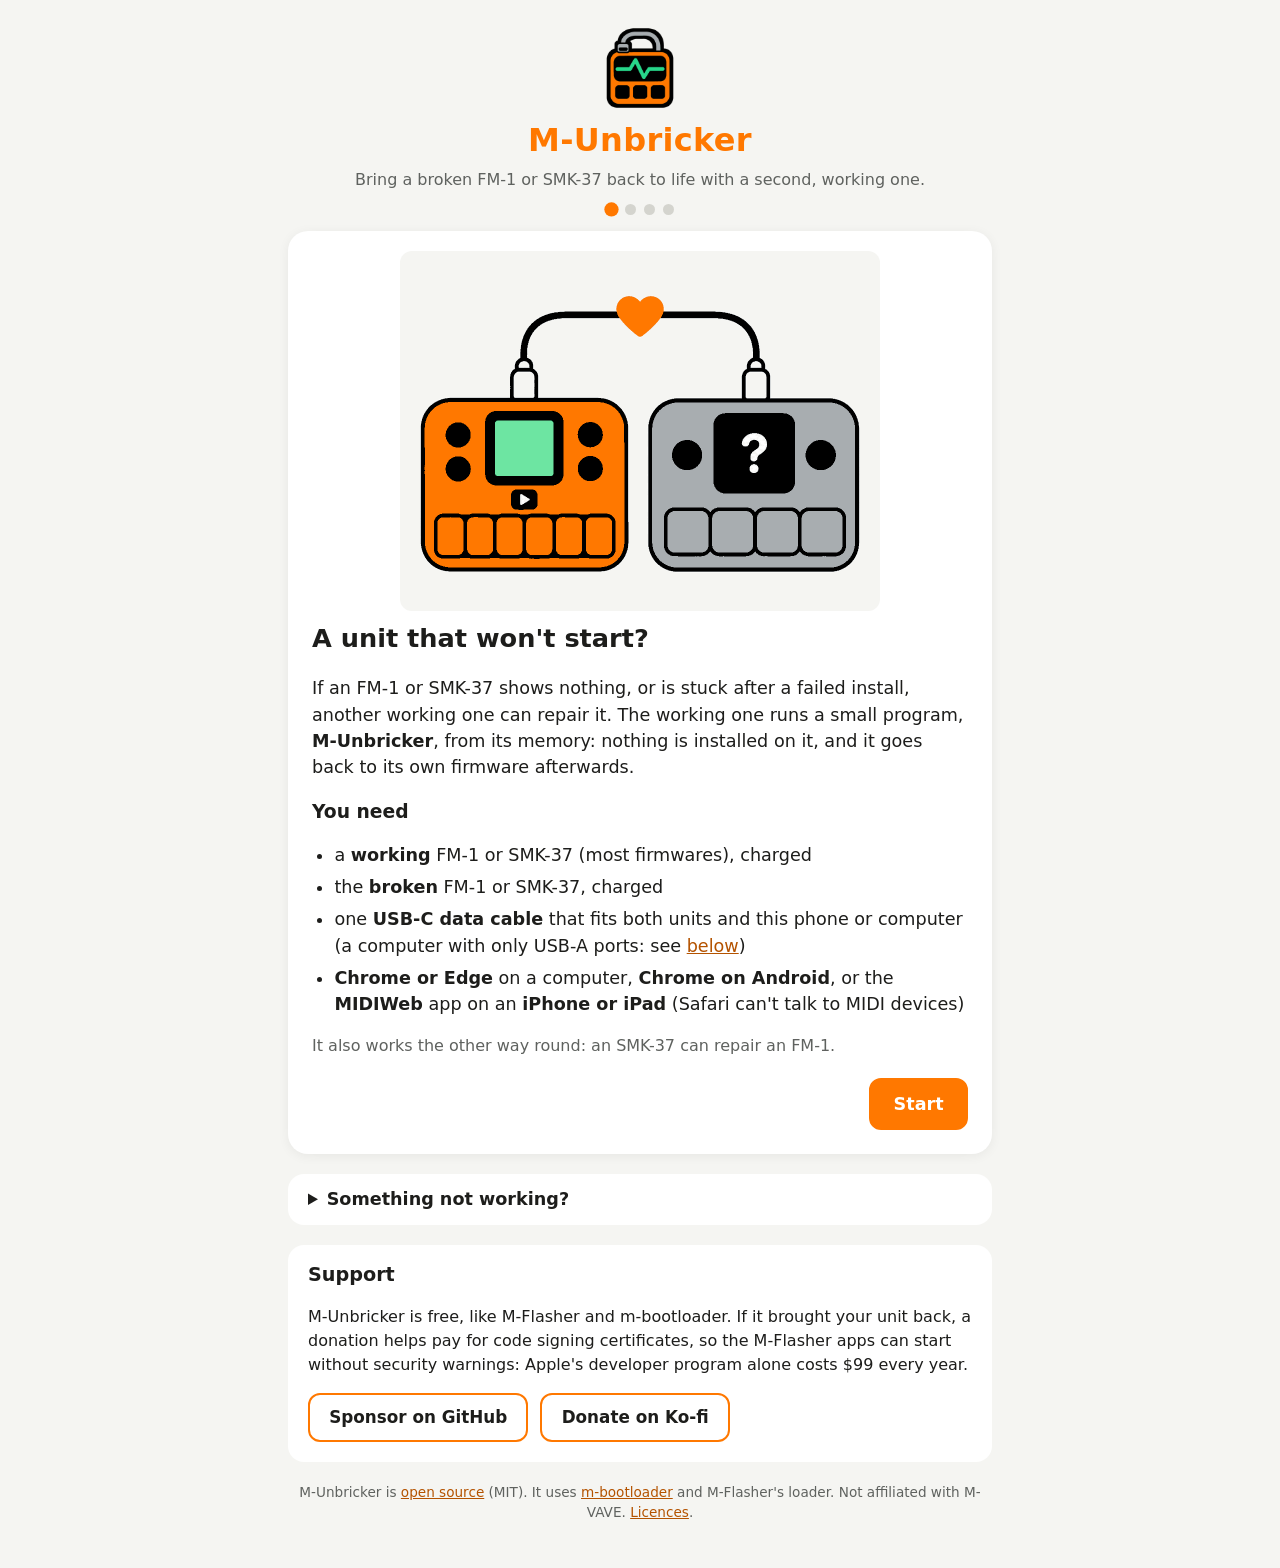
<file: m-unbricker/index.html>
<!doctype html>
<html lang="en">
<head>
<meta charset="utf-8">
<meta name="viewport" content="width=device-width, initial-scale=1">
<title>M-Unbricker has moved</title>
<link rel="canonical" href="https://jvitkauskas.github.io/m-apps/unbricker/">
<meta name="robots" content="noindex">
<meta http-equiv="refresh" content="0; url=../m-apps/unbricker/">
<script>location.replace("../m-apps/unbricker/" + location.search + location.hash);</script>
<style>
  body { margin: 0; min-height: 100vh; display: flex; align-items: center; justify-content: center;
         background: #111; color: #eee; font: 18px/1.5 system-ui, -apple-system, sans-serif; text-align: center; }
  main { padding: 24px; max-width: 32em; }
  a { color: #fea000; }
</style>
</head>
<body>
<main>
  <h1>M-Unbricker has moved</h1>
  <p>Taking you to its new page…</p>
  <p>If nothing happens, open <a href="../m-apps/unbricker/">jvitkauskas.github.io/m-apps/unbricker</a>.</p>
</main>
</body>
</html>
</file>
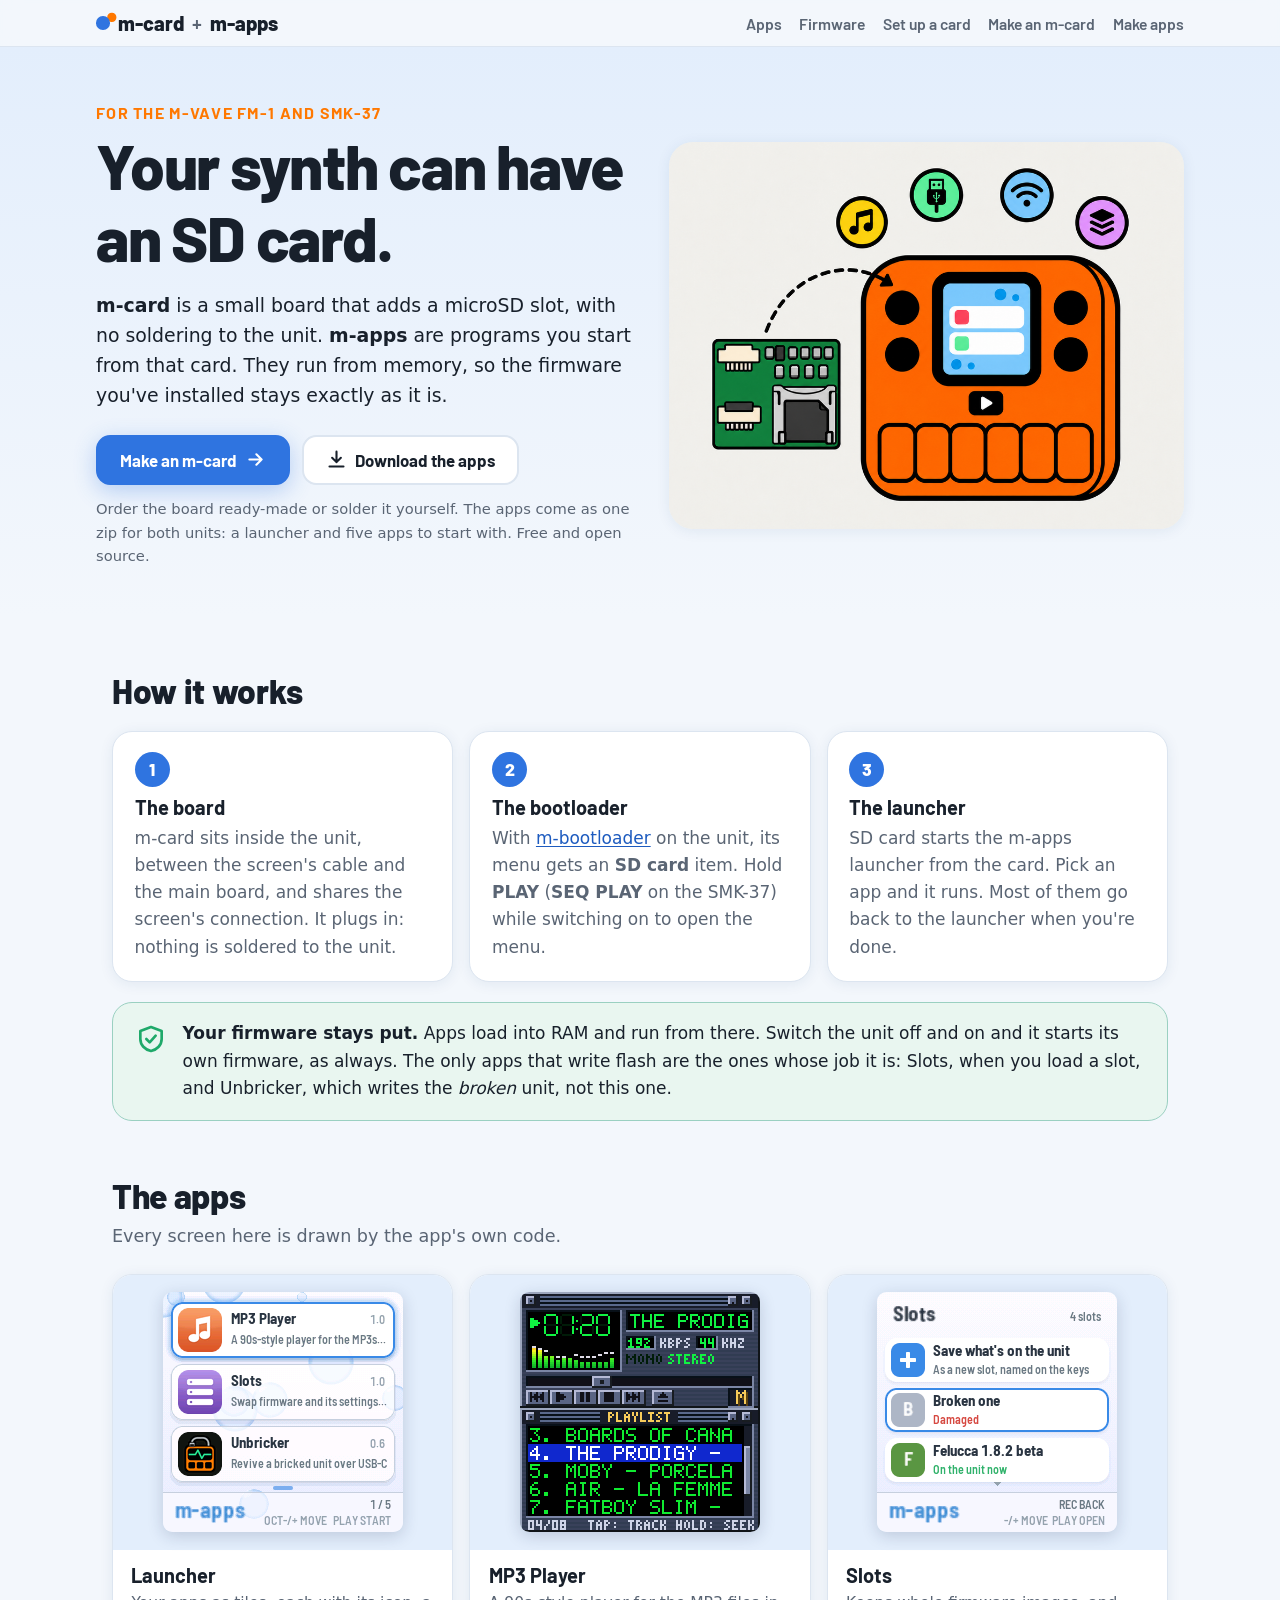
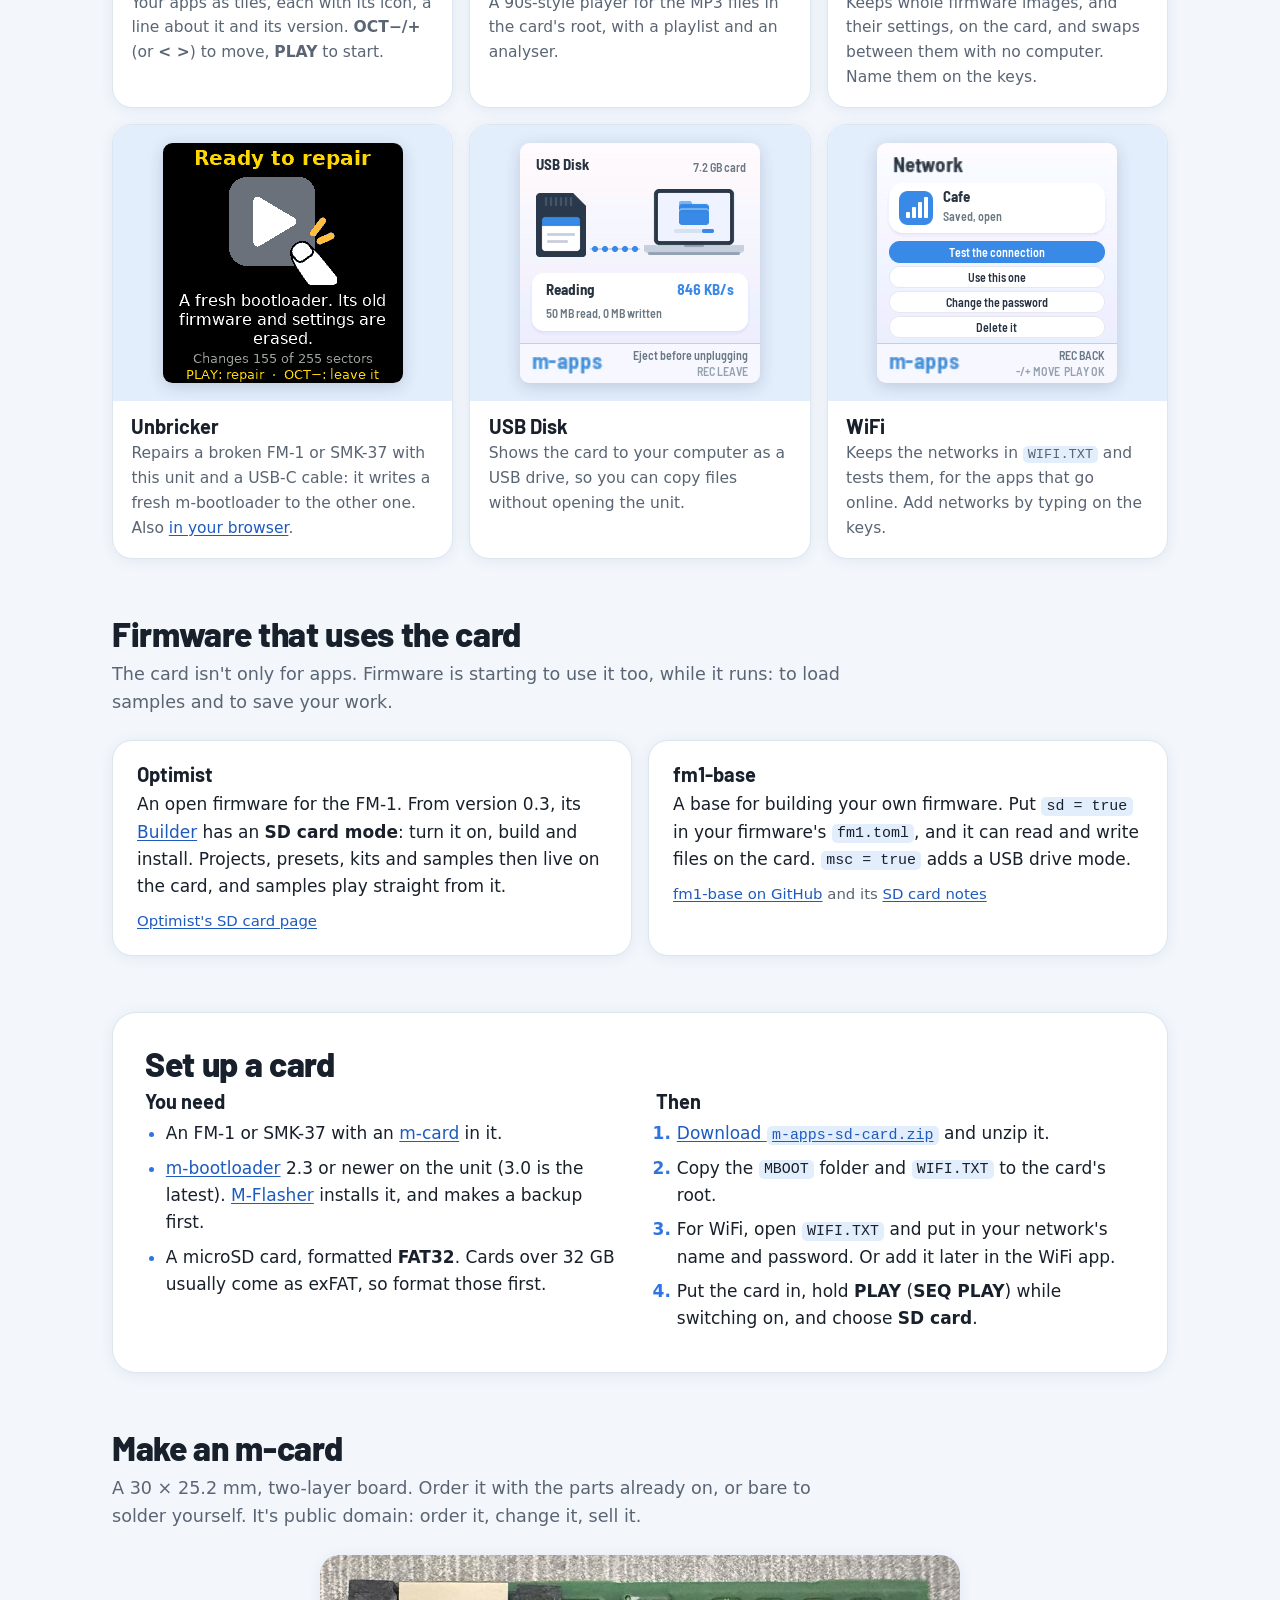
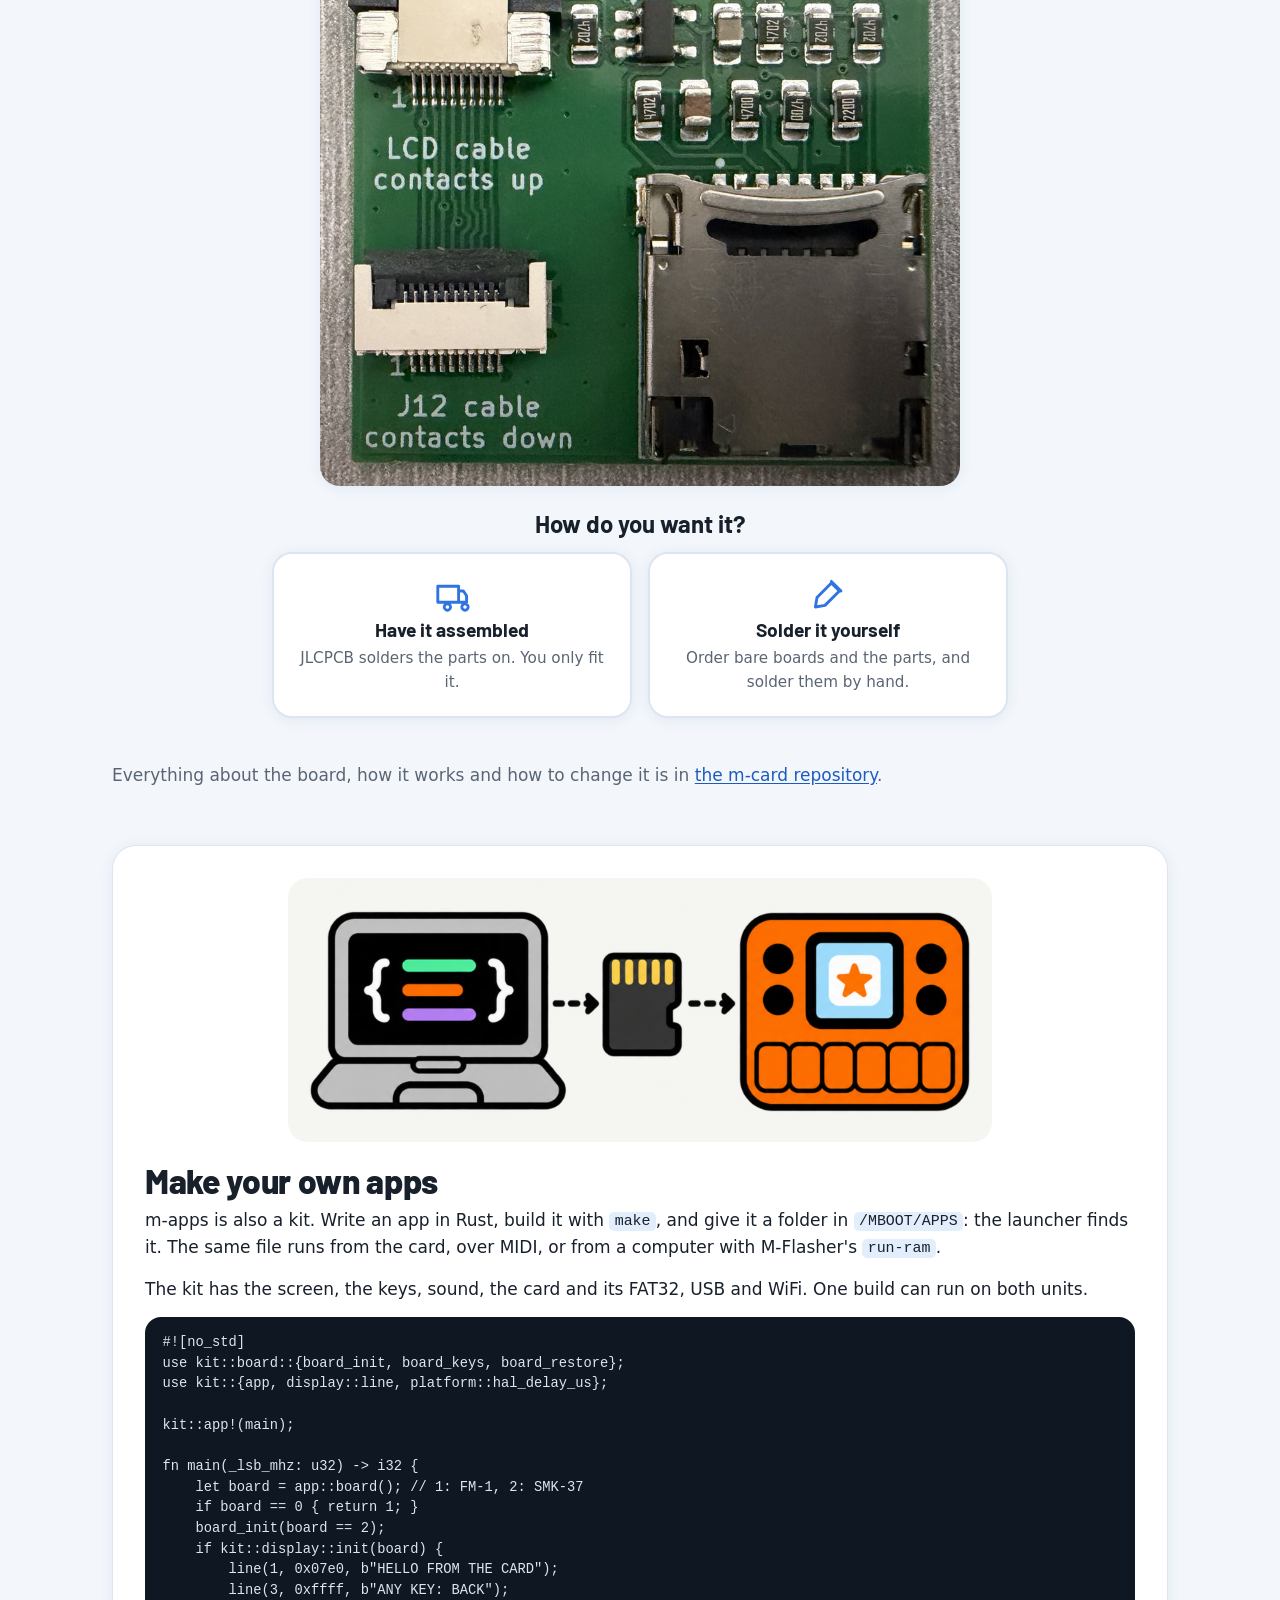
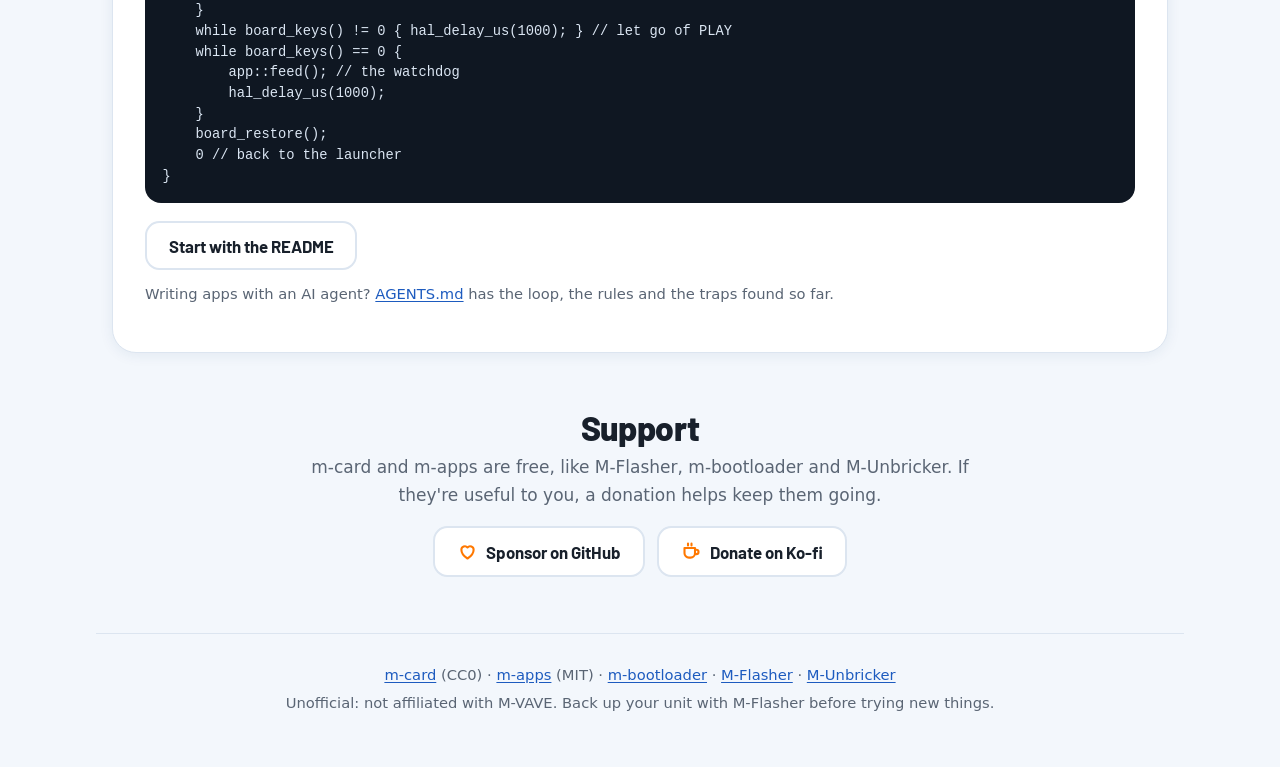
<file: m-apps/card/index.html>
<!doctype html>
<html lang="en">
<head>
<meta charset="utf-8">
<meta name="viewport" content="width=device-width, initial-scale=1">
<title>m-card and m-apps: an SD card for the FM-1 and SMK-37</title>
<meta name="description" content="m-card adds a microSD slot to the M-VAVE FM-1 or SMK-37 with no soldering to the unit. m-apps run from the card without touching the firmware you've installed. Free and open source.">
<meta property="og:title" content="m-card and m-apps: an SD card for the FM-1 and SMK-37">
<meta property="og:description" content="A microSD slot with no soldering to the unit, and apps that run from the card without touching your firmware.">
<meta property="og:image" content="https://jvitkauskas.github.io/m-apps/card/img/hero-board.png">
<meta property="og:url" content="https://jvitkauskas.github.io/m-apps/card/">
<meta name="twitter:card" content="summary_large_image">
<link rel="icon" href="img/icon.png">
<link rel="preconnect" href="https://fonts.googleapis.com">
<link rel="preconnect" href="https://fonts.gstatic.com" crossorigin>
<link href="https://fonts.googleapis.com/css2?family=Barlow:wght@500;600;700;800&display=swap" rel="stylesheet">
<link rel="stylesheet" href="style.css?v=9">
</head>
<body>

<header class="top">
  <a class="brand" href="#"><span class="dot"></span>m-card <span class="plus">+</span> m-apps</a>
  <nav>
    <a href="#apps">Apps</a>
    <a href="#firmware">Firmware</a>
    <a href="#start">Set up a card</a>
    <a href="#build">Make an m-card</a>
    <a href="#own">Make apps</a>
  </nav>
</header>

<section class="hero">
  <div class="bubbles" aria-hidden="true"><i></i><i></i><i></i><i></i><i></i><i></i><i></i><i></i></div>
  <div class="hero-in">
    <div class="hero-text">
      <p class="kicker">For the M-VAVE FM-1 and SMK-37</p>
      <h1>Your synth can have an SD&nbsp;card.</h1>
      <p class="lede"><strong>m-card</strong> is a small board that adds a microSD slot, with no soldering to the unit.
        <strong>m-apps</strong> are programs you start from that card. They run from memory, so the firmware you've
        installed stays exactly as it is.</p>
      <div class="actions">
        <a class="btn primary" href="#build">Make an m-card
          <svg viewBox="0 0 24 24" aria-hidden="true"><path d="M5 12h14m0 0-6-6m6 6-6 6"/></svg></a>
        <a class="btn" href="https://github.com/jvitkauskas/m-apps/releases/latest/download/m-apps-sd-card.zip">
          <svg viewBox="0 0 24 24" aria-hidden="true"><path d="M12 3v12m0 0-5-5m5 5 5-5M4 20h16"/></svg>
          Download the apps</a>
      </div>
      <p class="small">Order the board ready-made or solder it yourself. The apps come as one zip for both units: a
        launcher and five apps to start with. Free and open source.</p>
    </div>
    <figure class="hero-art">
      <img src="img/hero-board.png" width="960" height="720" alt="A small green board with a microSD socket, and a dashed arrow showing it goes inside an orange music gadget, which has app tiles on its screen and app icons floating up like bubbles">
    </figure>
  </div>
</section>

<main>

<section class="how">
  <h2>How it works</h2>
  <ol class="steps3">
    <li>
      <span class="num">1</span>
      <h3>The board</h3>
      <p>m-card sits inside the unit, between the screen's cable and the main board, and shares the screen's
        connection. It plugs in: nothing is soldered to the unit.</p>
    </li>
    <li>
      <span class="num">2</span>
      <h3>The bootloader</h3>
      <p>With <a href="https://github.com/jvitkauskas/m-bootloader">m-bootloader</a> on the unit, its menu gets an
        <b>SD card</b> item. Hold <b>PLAY</b> (<b>SEQ PLAY</b> on the SMK-37) while switching on to open the menu.</p>
    </li>
    <li>
      <span class="num">3</span>
      <h3>The launcher</h3>
      <p>SD card starts the m-apps launcher from the card. Pick an app and it
        runs. Most of them go back to the launcher when you're done.</p>
    </li>
  </ol>
  <div class="callout">
    <svg viewBox="0 0 24 24" aria-hidden="true"><path d="M12 3 4 6v6c0 4.5 3.4 8 8 9 4.6-1 8-4.5 8-9V6l-8-3Z"/><path d="m8.5 12 2.5 2.5 4.5-5"/></svg>
    <p><b>Your firmware stays put.</b> Apps load into RAM and run from there. Switch the unit off and on and it starts
      its own firmware, as always. The only apps that write flash are the ones whose job it is: Slots, when you load a
      slot, and Unbricker, which writes the <i>broken</i> unit, not this one.</p>
  </div>
</section>

<section id="apps">
  <h2>The apps</h2>
  <p class="sub">Every screen here is drawn by the app's own code.</p>
  <div class="apps">
    <article class="app">
      <div class="shot"><picture>
        <source media="(prefers-reduced-motion: reduce)" srcset="img/launcher.png">
        <img class="anim" src="img/launcher.webp" width="240" height="240" loading="lazy" alt="The launcher: the selection moves down MP3 Player, Slots, Unbricker, USB Disk and WiFi to Back, and up again, over rising bubbles"></picture></div>
      <div><h3>Launcher</h3>
        <p>Your apps as tiles, each with its icon, a line about it and its version. <b>OCT−/+</b> (or <b>&lt; &gt;</b>)
          to move, <b>PLAY</b> to start.</p></div>
    </article>
    <article class="app">
      <div class="shot"><picture>
        <source media="(prefers-reduced-motion: reduce)" srcset="img/mp3.png">
        <img class="anim" src="img/mp3.webp" width="240" height="240" loading="lazy" alt="The MP3 player: The Prodigy plays with the time counting and the analyser moving, then the next track, Moby, starts"></picture></div>
      <div><h3>MP3 Player</h3>
        <p>A 90s-style player for the MP3 files in the card's root, with a playlist and an analyser.</p></div>
    </article>
    <article class="app">
      <div class="shot"><picture>
        <source media="(prefers-reduced-motion: reduce)" srcset="img/slots.png">
        <img class="anim" src="img/slots.webp" width="240" height="240" loading="lazy" alt="Slots: the selection moves to Save what's on the unit, the slot is named Mine 2 on the piano keys, saved and checked, and appears in the list"></picture></div>
      <div><h3>Slots</h3>
        <p>Keeps whole firmware images, and their settings, on the card, and swaps between them with no computer.
          Name them on the keys.</p></div>
    </article>
    <article class="app">
      <div class="shot"><picture>
        <source media="(prefers-reduced-motion: reduce)" srcset="img/unbricker.png">
        <img class="anim" src="img/unbricker.webp" width="240" height="240" loading="lazy" alt="Unbricker: ready to repair, then repairing with the bar filling, then done"></picture></div>
      <div><h3>Unbricker</h3>
        <p>Repairs a broken FM-1 or SMK-37 with this unit and a USB-C cable: it writes a fresh m-bootloader to the
          other one. Also <a href="../unbricker/">in your browser</a>.</p></div>
    </article>
    <article class="app">
      <div class="shot"><picture>
        <source media="(prefers-reduced-motion: reduce)" srcset="img/usbdisk.png">
        <img class="anim" src="img/usbdisk.webp" width="240" height="240" loading="lazy" alt="USB Disk: reading at about 850 KB/s with data moving along the cable, then writing at about 440 KB/s"></picture></div>
      <div><h3>USB Disk</h3>
        <p>Shows the card to your computer as a USB drive, so you can copy files without opening the unit.</p></div>
    </article>
    <article class="app">
      <div class="shot"><picture>
        <source media="(prefers-reduced-motion: reduce)" srcset="img/wifi.png">
        <img class="anim" src="img/wifi.webp" width="240" height="240" loading="lazy" alt="WiFi: the Cafe network is opened and tested, step by step, until it's connected"></picture></div>
      <div><h3>WiFi</h3>
        <p>Keeps the networks in <code>WIFI.TXT</code> and tests them, for the apps that go online. Add networks by
          typing on the keys.</p></div>
    </article>
  </div>
</section>

<section id="firmware">
  <h2>Firmware that uses the card</h2>
  <p class="sub">The card isn't only for apps. Firmware is starting to use it too, while it runs: to load samples
    and to save your work.</p>
  <div class="fw">
    <article class="bstep">
      <h3>Optimist</h3>
      <p>An open firmware for the FM-1. From version 0.3, its <a href="https://w0ts.github.io/optimist/webapp/builder/">Builder</a>
        has an <b>SD card mode</b>: turn it on, build and install. Projects, presets, kits and samples then live on
        the card, and samples play straight from it.</p>
      <p class="note"><a href="https://w0ts.github.io/optimist/webapp/sd-card/">Optimist's SD card page</a></p>
    </article>
    <article class="bstep">
      <h3>fm1-base</h3>
      <p>A base for building your own firmware. Put <code>sd = true</code> in your firmware's <code>fm1.toml</code>,
        and it can read and write files on the card. <code>msc = true</code> adds a USB drive mode.</p>
      <p class="note"><a href="https://github.com/charlesvestal/fm1-base">fm1-base on GitHub</a> and its
        <a href="https://github.com/charlesvestal/fm1-base/blob/main/docs/SD.md">SD card notes</a></p>
    </article>
  </div>
</section>

<section id="start" class="panel">
  <h2>Set up a card</h2>
  <div class="two">
    <div>
      <h3>You need</h3>
      <ul class="need">
        <li>An FM-1 or SMK-37 with an <a href="#build">m-card</a> in it.</li>
        <li><a href="https://github.com/jvitkauskas/m-bootloader/releases/latest">m-bootloader</a> 2.3 or newer on
          the unit (3.0 is the latest). <a href="../flasher/">M-Flasher</a> installs it, and makes a backup first.</li>
        <li>A microSD card, formatted <b>FAT32</b>. Cards over 32 GB usually come as exFAT, so format those first.</li>
      </ul>
    </div>
    <div>
      <h3>Then</h3>
      <ol class="do">
        <li><a href="https://github.com/jvitkauskas/m-apps/releases/latest/download/m-apps-sd-card.zip">Download
          <code>m-apps-sd-card.zip</code></a> and unzip it.</li>
        <li>Copy the <code>MBOOT</code> folder and <code>WIFI.TXT</code> to the card's root.</li>
        <li>For WiFi, open <code>WIFI.TXT</code> and put in your network's name and password. Or add it later in
          the WiFi app.</li>
        <li>Put the card in, hold <b>PLAY</b> (<b>SEQ PLAY</b>) while switching on, and choose <b>SD card</b>.</li>
      </ol>
    </div>
  </div>
</section>

<section id="build">
  <h2>Make an m-card</h2>
  <p class="sub">A 30 × 25.2 mm, two-layer board. Order it with the parts already on, or bare to solder yourself.
    It's public domain: order it, change it, sell it.</p>
  <figure class="board-photo">
    <img src="img/m-card-photo.jpg" width="1000" height="831" alt="An m-card as JLCPCB assembles it: the LCD cable socket top left, the J12 cable socket below it, the small parts in two rows top right, and the hinged microSD socket below them">
  </figure>

  <div class="choose">
    <h3>How do you want it?</h3>
    <div class="choices">
      <a class="choice" href="#assembled" data-path="assembled">
        <svg viewBox="0 0 24 24" aria-hidden="true"><path d="M3 7h13v10H3zM16 10h3l2 3v4h-5M7 20a2 2 0 1 0 0-.01M18 20a2 2 0 1 0 0-.01"/></svg>
        <b>Have it assembled</b>
        <span>JLCPCB solders the parts on. You only fit it.</span></a>
      <a class="choice" href="#diy" data-path="diy">
        <svg viewBox="0 0 24 24" aria-hidden="true"><path d="M14 4 20 10M4 20l6-1 9-9-5-5-9 9-1 6Z"/></svg>
        <b>Solder it yourself</b>
        <span>Order bare boards and the parts, and solder them by hand.</span></a>
    </div>
  </div>

  <div class="build-steps">
  <div id="assembled" class="path">
    <h3 class="path-title">Have it assembled</h3>
    <article class="bstep wide">
      <span class="num">1</span>
      <h3>Order it from JLCPCB, assembled</h3>
      <ol class="do">
        <li>Download <a class="dl" href="https://github.com/jvitkauskas/m-card/releases/latest/download/m-card-gerbers.zip"><code>m-card-gerbers.zip</code></a> (don't unzip it),
          and the parts list <a class="dl" href="https://github.com/jvitkauskas/m-card/releases/latest/download/m-card-bom.csv"><code>m-card-bom.csv</code></a> and placement file
          <a class="dl" href="https://github.com/jvitkauskas/m-card/releases/latest/download/m-card-cpl.csv"><code>m-card-cpl.csv</code></a>.</li>
        <li>On <a href="https://jlcpcb.com">jlcpcb.com</a>, press <b>Get Instant Quote</b>, then <b>Add gerber file</b>.
          Pick the zip: the size is read from it. For <b>Surface Finish</b>, choose <b>HASL(with lead)</b> or
          <b>LeadFree HASL</b>, and leave the rest of the board's settings as they are.</li>
        <li>Switch on <b>PCB Assembly</b>, and set:
          <table class="settings">
            <tr><th>PCBA Type</th><td><b>Economic</b>, not Standard.</td></tr>
            <tr><th>Assembly side</th><td><b>Assemble top side</b>. It's already chosen: all the parts are on the top.</td></tr>
            <tr><th>PCBA Qty</th><td>It starts at the number of boards (5 is the least you can order), but you can
              have just 2 of them assembled.</td></tr>
          </table></li>
        <li>Go on, and upload the parts list and the placement file when asked. Check each part's rotation in the
          placement preview before you pay: JLC's parts library sometimes disagrees with the design's. The two cable
          sockets and the card socket are "extended" parts, which adds a small fee for each.</li>
      </ol>
    </article>
    <article class="bstep">
      <span class="num">2</span>
      <h3>Get the rest</h3>
      <ul class="need">
        <li>A 10-pin, 0.5 mm FFC cable 8–10 cm long, with the contacts on the same side at both ends ("type A"):
          from <a href="https://www.aliexpress.com/item/1005002468369055.html">AliExpress</a> (choose <b>Length 10CM 10PCS</b>: its other options are already right),
          or from <a href="https://mou.sr/4zJp4z2">Mouser</a> (GCT 05-10-A-0101-A-4-06-4-T-HF).</li>
        <li>Thin double-sided tape.</li>
        <li>A microSD card.</li>
      </ul>
    </article>
  </div>

  <div id="diy" class="path">
    <h3 class="path-title">Solder it yourself</h3>
    <article class="bstep">
      <span class="num">1</span>
      <h3>Order the board from JLCPCB</h3>
      <ol class="do">
        <li><a class="dl" href="https://github.com/jvitkauskas/m-card/releases/latest/download/m-card-gerbers.zip">Download <code>m-card-gerbers.zip</code></a>. Don't unzip it.</li>
        <li>On <a href="https://jlcpcb.com">jlcpcb.com</a>, press <b>Get Instant Quote</b>, then <b>Add gerber file</b>.
          Pick the zip: the size is read from it.</li>
        <li>For <b>Surface Finish</b>, choose <b>HASL(with lead)</b> or <b>LeadFree HASL</b>: they're the easiest to
          hand-solder. Leave the rest as it is.</li>
        <li>If you'll use solder paste, add a <b>stencil</b> to the order.</li>
        <li>Five boards is the smallest order. Any other PCB maker that takes Gerbers works the same way.</li>
      </ol>
    </article>
    <article class="bstep">
      <span class="num">2</span>
      <h3>Buy the parts</h3>
      <p>All of them are at <a href="https://www.lcsc.com">LCSC</a>: search for the part numbers. A few spare
        resistors and capacitors are handy.</p>
      <div class="scroll">
      <table class="parts">
        <thead><tr><th>Qty</th><th>Part</th><th>LCSC</th></tr></thead>
        <tbody>
          <tr><td>1</td><td>Hirose DM3CS-SF hinged microSD socket (J1)</td><td>C202111</td></tr>
          <tr><td>1</td><td>10-pin 0.5 mm FPC socket, <b>bottom</b> contact (J2)</td><td>C2856798</td></tr>
          <tr><td>1</td><td>10-pin 0.5 mm FPC socket, <b>top</b> contact (J3)</td><td>C3446068</td></tr>
          <tr><td>1</td><td>74LVC1G04 inverter, SOT-23-5 (U1)</td><td>C7827</td></tr>
          <tr><td>5</td><td>47 kΩ, 0805</td><td>C17713</td></tr>
          <tr><td>2</td><td>470 Ω, 0805</td><td>C17710</td></tr>
          <tr><td>1</td><td>150 Ω, 0805</td><td>C17471</td></tr>
          <tr><td>1</td><td>10 µF, 0805</td><td>C15850</td></tr>
          <tr><td>1</td><td>100 nF, 0805</td><td>C49678</td></tr>
        </tbody>
      </table>
      </div>
      <p class="note">Also a 10-pin, 0.5 mm FFC cable 8–10 cm long, contacts on the same side at both ends
        ("type A"): from <a href="https://www.aliexpress.com/item/1005002468369055.html">AliExpress</a> (choose <b>Length 10CM 10PCS</b>: its other options are
        already right), or from <a href="https://mou.sr/4zJp4z2">Mouser</a> (GCT 05-10-A-0101-A-4-06-4-T-HF). And thin double-sided
        tape, and a microSD card.</p>
    </article>
    <article class="bstep">
      <span class="num">3</span>
      <h3>Solder it</h3>
      <p>Print the <a href="https://github.com/jvitkauskas/m-card/releases/latest/download/m-card-assembly.pdf">assembly guide</a>: every part's place, value and direction at
        5:1, and an order to solder them in. Every part is hand-solderable with a fine tip. The two cable sockets are
        the fiddly part: plenty of flux, tack one tab, drag-solder the row.</p>
      <p class="note">Before you fit it, check with a multimeter that 3.3 V (J2 line 7) isn't shorted to ground
        (line 1).</p>
    </article>
  </div>

    <article class="bstep fit">
      <span class="num"></span>
      <h3>Fit it</h3>
      <ol class="do">
        <li>Open the unit and disconnect the battery.</li>
        <li>Unplug the screen's cable from the main board, and plug it into the board's <b>J3</b>, contacts up.</li>
        <li>Connect the main board's screen socket to the board's <b>J2</b> with the short cable, contacts down at J2.</li>
        <li>Tape the board down. In the FM-1 it goes under the audio jacks.</li>
      </ol>
      <p><a class="watch" href="#video">
        <svg viewBox="0 0 24 24" aria-hidden="true"><circle cx="12" cy="12" r="10"/><path d="m10 8 6 4-6 4Z"/></svg>
        Watch it go into an FM-1</a></p>
      <p class="note">The silkscreen by each socket repeats which way the contacts face. Opening the unit is at your
        own risk.</p>
    </article>
  </div>
  <div class="path-end">
  <figure id="video" class="video">
    <div class="frame">
      <iframe src="https://www.youtube-nocookie.com/embed/JvV_goEP3l4" title="m-card installation in FM-1"
        loading="lazy" allow="accelerometer; clipboard-write; encrypted-media; gyroscope; picture-in-picture; web-share"
        referrerpolicy="strict-origin-when-cross-origin" allowfullscreen></iframe>
    </div>
    <figcaption>Fitting an m-card in an FM-1.
      <a href="https://youtu.be/JvV_goEP3l4">Watch on YouTube</a></figcaption>
  </figure>
  </div>
  <p class="more-link">Everything about the board, how it works and how to change it is in
    <a href="https://github.com/jvitkauskas/m-card">the m-card repository</a>.</p>
</section>

<section id="own" class="panel own">
  <div class="own-text">
    <h2>Make your own apps</h2>
    <p>m-apps is also a kit. Write an app in Rust, build it with <code>make</code>, and give it a folder in
      <code>/MBOOT/APPS</code>: the launcher finds it. The same file runs from the card, over MIDI, or from a
      computer with M-Flasher's <code>run-ram</code>.</p>
    <p>The kit has the screen, the keys, sound, the card and its FAT32, USB and WiFi. One build can run on both
      units.</p>
<pre><code>#![no_std]
use kit::board::{board_init, board_keys, board_restore};
use kit::{app, display::line, platform::hal_delay_us};

kit::app!(main);

fn main(_lsb_mhz: u32) -> i32 {
    let board = app::board(); // 1: FM-1, 2: SMK-37
    if board == 0 { return 1; }
    board_init(board == 2);
    if kit::display::init(board) {
        line(1, 0x07e0, b"HELLO FROM THE CARD");
        line(3, 0xffff, b"ANY KEY: BACK");
    }
    while board_keys() != 0 { hal_delay_us(1000); } // let go of PLAY
    while board_keys() == 0 {
        app::feed(); // the watchdog
        hal_delay_us(1000);
    }
    board_restore();
    0 // back to the launcher
}</code></pre>
    <p><a class="btn" href="https://github.com/jvitkauskas/m-apps#build">Start with the README</a>
      <span class="small">Writing apps with an AI agent? <a href="https://github.com/jvitkauskas/m-apps/blob/main/AGENTS.md">AGENTS.md</a>
      has the loop, the rules and the traps found so far.</span></p>
  </div>
  <figure class="own-art"><img src="img/make-your-own.png" width="960" height="360" alt="A laptop with code, a dashed arrow to a microSD card, and on to the gadget showing a new app tile"></figure>
</section>

<section id="support" class="support">
  <h2>Support</h2>
  <p>m-card and m-apps are free, like M-Flasher, m-bootloader and M-Unbricker. If they're useful to you, a donation
    helps keep them going.</p>
  <div class="actions">
    <a class="btn" href="https://github.com/sponsors/jvitkauskas">
      <svg viewBox="0 0 24 24" aria-hidden="true"><path d="M12 20s-7-4.4-7-10a4 4 0 0 1 7-2.6A4 4 0 0 1 19 10c0 5.6-7 10-7 10Z"/></svg>
      Sponsor on GitHub</a>
    <a class="btn" href="https://ko-fi.com/jvitkauskas">
      <svg viewBox="0 0 24 24" aria-hidden="true"><path d="M4 8h12v6a5 5 0 0 1-5 5H9a5 5 0 0 1-5-5V8Zm12 2h1.5a2.5 2.5 0 0 1 0 5H16M8 3v2m4-2v2"/></svg>
      Donate on Ko-fi</a>
  </div>
</section>

</main>

<footer>
  <p><a href="https://github.com/jvitkauskas/m-card">m-card</a> (CC0) ·
    <a href="https://github.com/jvitkauskas/m-apps">m-apps</a> (MIT) ·
    <a href="https://github.com/jvitkauskas/m-bootloader">m-bootloader</a> ·
    <a href="../flasher/">M-Flasher</a> ·
    <a href="../unbricker/">M-Unbricker</a></p>
  <p>Unofficial: not affiliated with M-VAVE. Back up your unit with M-Flasher before trying new things.</p>
</footer>

<script>
// The two ways to make an m-card: show the one chosen. Without this, both show.
(() => {
  const build = document.getElementById('build');
  build.classList.add('asking');
  const pick = (path, scroll) => {
    build.dataset.path = path;
    for (const c of build.querySelectorAll('.choice')) c.setAttribute('aria-current', String(c.dataset.path === path));
    if (scroll) document.querySelector('#' + path + ' .bstep').scrollIntoView({ behavior: 'smooth', block: 'start' });
  };
  for (const c of build.querySelectorAll('.choice')) {
    c.addEventListener('click', e => {
      e.preventDefault();
      pick(c.dataset.path, true);
      history.replaceState(null, '', '#' + c.dataset.path);
    });
  }
  const h = location.hash.slice(1);
  if (h === 'assembled' || h === 'diy') pick(h, false);
  else if (h === 'video') build.dataset.path = 'fit';
})();
</script>
</body>
</html>
</file>
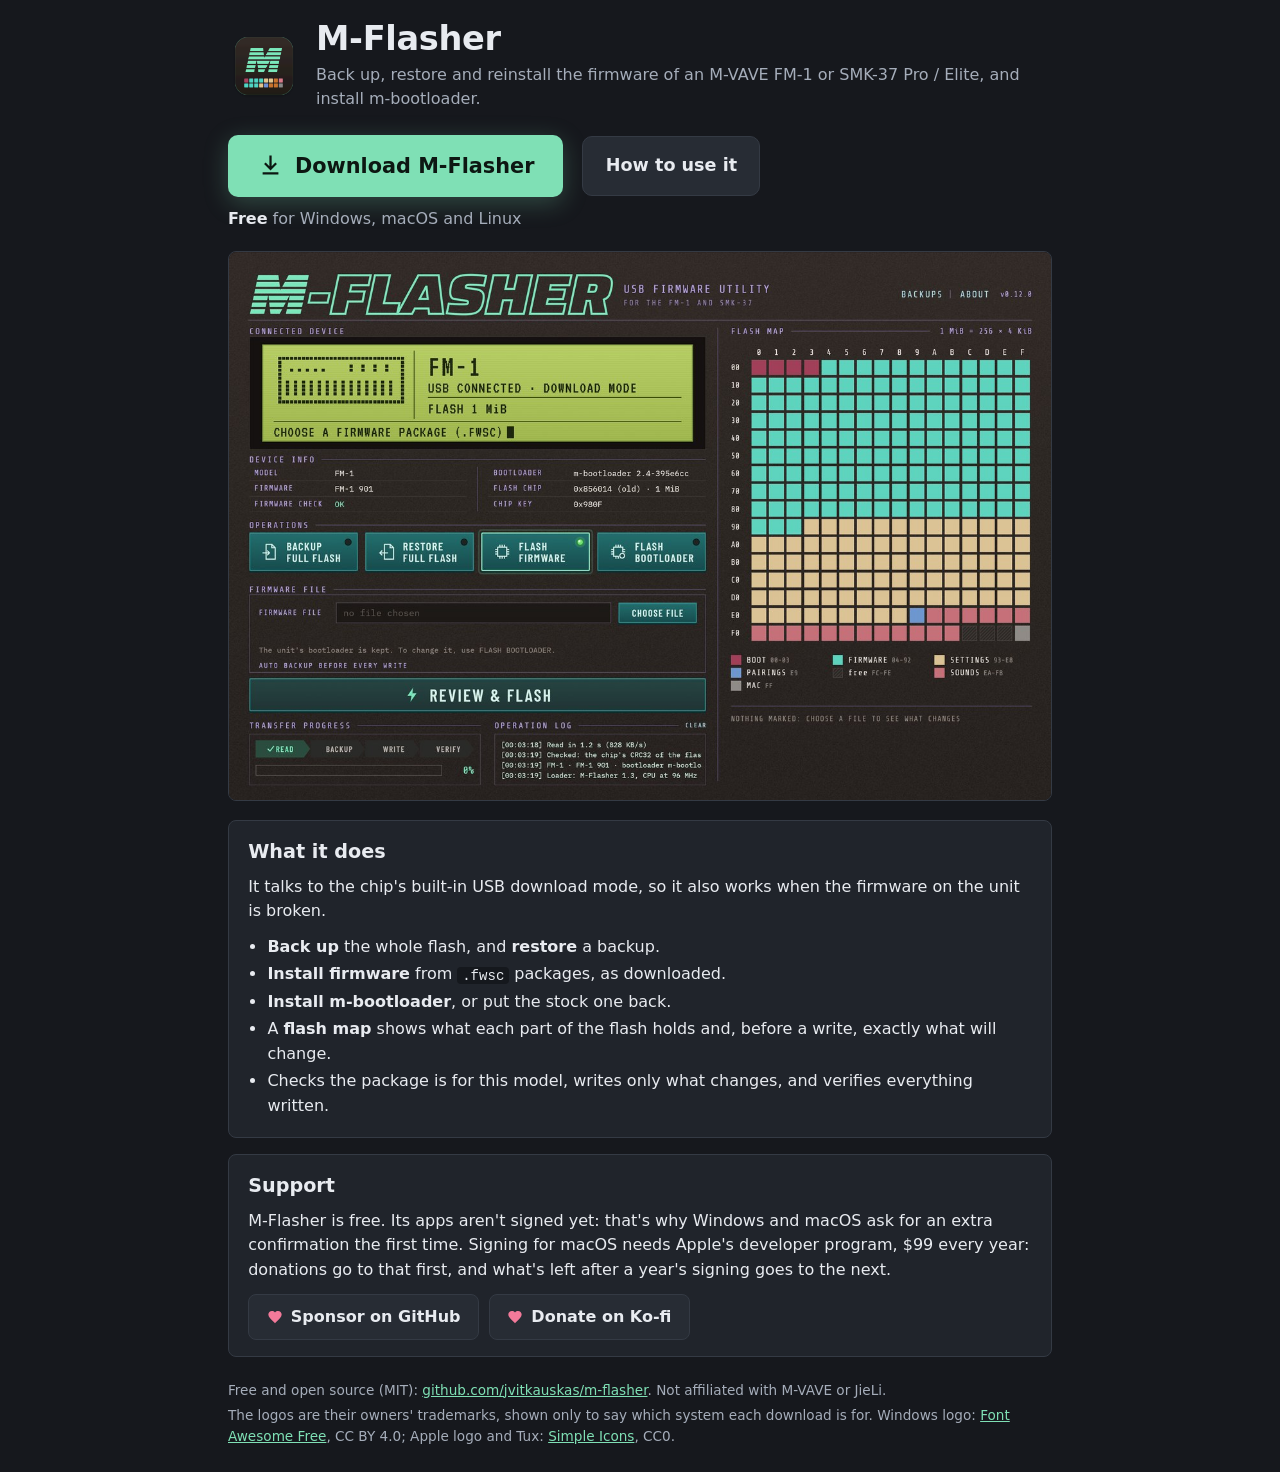
<file: m-apps/flasher/index.html>
<!doctype html>
<html lang="en">
<head>
<meta charset="utf-8">
<meta name="viewport" content="width=device-width, initial-scale=1">
<title>M-Flasher</title>
<meta name="description" content="Back up, restore and reinstall the firmware of an M-VAVE FM-1 or SMK-37 Pro / Elite, and install m-bootloader. Free, for Windows, macOS and Linux.">
<link rel="icon" href="web/assets/icon-256.png">
<style>
  :root { color-scheme: dark; --bg: #16181d; --panel: #20242b; --panel2: #272c34; --line: #343a44; --text: #e8ebf0; --dim: #a5adba; --accent: #7fe0b5; --accent2: #5fd0a0; }
  * { box-sizing: border-box; }
  body { margin: 0 auto; max-width: 54rem; padding: 1.25rem; background: var(--bg); color: var(--text); font: 16px/1.55 system-ui, -apple-system, "Segoe UI", Roboto, sans-serif; }
  a { color: var(--accent); }
  .icon { width: 1em; height: 1em; fill: currentColor; flex: none; }
  header { display: flex; align-items: center; gap: 1rem; }
  header > img { width: 72px; height: 72px; }
  h1 { margin: 0; font-size: 2.1rem; letter-spacing: -0.01em; line-height: 1.15; }
  header p { margin: 0.25rem 0 0; color: var(--dim); }
  .hero { display: flex; flex-wrap: wrap; align-items: center; gap: 0.6rem 1.2rem; margin: 1.4rem 0 1.2rem; }
  .download { display: inline-flex; align-items: center; gap: 0.7rem; padding: 0.95rem 1.8rem; color: #0d1712; background: var(--accent); border: 0; border-radius: 10px;
              font: inherit; font-size: 1.3rem; font-weight: 700; cursor: pointer; box-shadow: 0 6px 24px rgba(127, 224, 181, 0.25); transition: background 0.15s, transform 0.15s; }
  .download:hover { background: var(--accent2); transform: translateY(-1px); }
  .download .icon { width: 1.3em; height: 1.3em; }
  .guide-link { display: inline-flex; align-items: center; padding: 0.95rem 1.4rem; color: var(--text); background: var(--panel2); border: 1px solid var(--line);
                border-radius: 10px; font-size: 1.1rem; font-weight: 650; text-decoration: none; }
  .guide-link:hover { border-color: var(--accent); }
  .hero p { margin: 0; color: var(--dim); }
  .hero p strong { color: var(--text); font-weight: 600; }
  .shot { display: block; width: 100%; height: auto; margin: 0 0 1.2rem; border: 1px solid var(--line); border-radius: 8px; }
  section { margin: 0 0 1rem; padding: 1rem 1.2rem; background: var(--panel); border: 1px solid var(--line); border-radius: 8px; }
  h2 { margin: 0 0 0.5rem; font-size: 1.2rem; }
  section p { margin: 0 0 0.7rem; }
  ul { margin: 0; padding-left: 1.2rem; }
  li { margin: 0.15rem 0; }
  li strong { font-weight: 600; }
  .support-links { display: flex; flex-wrap: wrap; gap: 0.6rem; }
  .support-links a { display: inline-flex; align-items: center; gap: 0.5rem; padding: 0.6rem 1.1rem; color: var(--text); background: var(--panel2); border: 1px solid var(--line);
                     border-radius: 8px; font-weight: 600; text-decoration: none; }
  .support-links a:hover { border-color: var(--accent); }
  .support-links .icon { color: #f37a9a; }
  footer { margin-top: 1.4rem; color: var(--dim); font-size: 0.85rem; }
  footer p { margin: 0.3rem 0; }

  dialog { width: min(40rem, 94vw); max-height: 92vh; padding: 0; color: var(--text); background: var(--panel); border: 1px solid var(--line); border-radius: 12px; }
  dialog::backdrop { background: rgba(0, 0, 0, 0.65); }
  .dlg { padding: 1.2rem 1.3rem 1.3rem; }
  .dlg-head { display: flex; align-items: flex-start; justify-content: space-between; gap: 1rem; margin-bottom: 0.8rem; }
  .dlg-head h2 { margin: 0; font-size: 1.35rem; }
  .dlg-head p { margin: 0.15rem 0 0; color: var(--dim); font-size: 0.92rem; }
  .close { flex: none; width: 2.2rem; height: 2.2rem; color: var(--dim); background: none; border: 1px solid var(--line); border-radius: 8px; font-size: 1.3rem; line-height: 1; cursor: pointer; }
  .close:hover { color: var(--text); }
  h3 { margin: 1rem 0 0.5rem; color: var(--dim); font-size: 0.82rem; font-weight: 600; letter-spacing: 0.06em; text-transform: uppercase; }
  .options { display: grid; gap: 0.55rem; }
  .option { display: flex; align-items: center; gap: 1rem; padding: 0.85rem 1rem; color: var(--text); background: var(--panel2); border: 1px solid var(--line);
            border-radius: 10px; text-decoration: none; transition: border-color 0.15s, background 0.15s; }
  .option:hover, .option:focus-visible { border-color: var(--accent); background: #2c333c; outline: none; }
  .option .icon { width: 2.4rem; height: 2.4rem; }
  .option .text { flex: 1; min-width: 0; }
  .option .title { display: block; font-size: 1.12rem; font-weight: 650; }
  .option .detail { display: block; color: var(--dim); font-size: 0.9rem; }
  .option .kind { flex: none; padding: 0.2rem 0.55rem; color: var(--dim); border: 1px solid var(--line); border-radius: 6px; font: 0.85rem ui-monospace, Menlo, Consolas, monospace; }
  .options.recommended .option { padding: 1.1rem 1.15rem; border-color: #3f6f5b; background: #24342e; }
  .options.recommended .option:hover, .options.recommended .option:focus-visible { border-color: var(--accent); background: #29403a; }
  .options.recommended .option .icon { width: 2.9rem; height: 2.9rem; color: var(--accent); }
  .options.recommended .option .title { font-size: 1.25rem; }
  details { margin-top: 0.4rem; }
  summary { display: flex; align-items: center; gap: 0.5rem; cursor: pointer; list-style: none; }
  summary::-webkit-details-marker { display: none; }
  summary::before { content: "▸"; color: var(--dim); font-size: 0.9rem; transition: transform 0.15s; }
  details[open] > summary::before { transform: rotate(90deg); }
  summary h3 { margin: 0.6rem 0; }
  summary:hover h3, summary:focus-visible h3 { color: var(--text); }
  summary:focus-visible { outline: 2px solid var(--text); outline-offset: 2px; border-radius: 4px; }
  #dl-others-wrap[open] .options { margin-bottom: 0.2rem; }
  .note { margin: 0.2rem 0 0; color: var(--dim); font-size: 0.92rem; }
  .next { margin-top: 1rem; padding: 0.9rem 1rem; background: #24342e; border: 1px solid #3f6f5b; border-radius: 10px; }
  .next h3 { margin: 0 0 0.4rem; color: var(--accent); }
  .next p { margin: 0 0 0.5rem; }
  .next p:last-child { margin: 0; }
  code { padding: 0.05rem 0.3rem; background: #15181d; border-radius: 4px; font: 0.88em ui-monospace, Menlo, Consolas, monospace; overflow-wrap: anywhere; }
  [hidden] { display: none !important; }
</style>
</head>
<body>
<svg hidden>
  <symbol id="i-windows" viewBox="0 0 448 512"><!--! Font Awesome Free 7.3.1 by @fontawesome - https://fontawesome.com License - https://fontawesome.com/license/free (Icons: CC BY 4.0, Fonts: SIL OFL 1.1, Code: MIT License) Copyright 2026 Fonticons, Inc. --><path fill="currentColor" d="M0 93.7l183.6-25.3 0 177.4-183.6 0 0-152.1zM0 418.3l183.6 25.3 0-175.2-183.6 0 0 149.9zm203.8 28l244.2 33.7 0-211.6-244.2 0 0 177.9zm0-380.6l0 180.1 244.2 0 0-213.8-244.2 33.7z"/></symbol>
  <symbol id="i-apple" viewBox="0 0 24 24"><path d="M12.152 6.896c-.948 0-2.415-1.078-3.96-1.04-2.04.027-3.91 1.183-4.961 3.014-2.117 3.675-.546 9.103 1.519 12.09 1.013 1.454 2.208 3.09 3.792 3.039 1.52-.065 2.09-.987 3.935-.987 1.831 0 2.35.987 3.96.948 1.637-.026 2.676-1.48 3.676-2.948 1.156-1.688 1.636-3.325 1.662-3.415-.039-.013-3.182-1.221-3.22-4.857-.026-3.04 2.48-4.494 2.597-4.559-1.429-2.09-3.623-2.324-4.39-2.376-2-.156-3.675 1.09-4.61 1.09zM15.53 3.83c.843-1.012 1.4-2.427 1.245-3.83-1.207.052-2.662.805-3.532 1.818-.78.896-1.454 2.338-1.273 3.714 1.338.104 2.715-.688 3.559-1.701"/></symbol>
  <symbol id="i-linux" viewBox="0 0 24 24"><path d="M12.504 0c-.155 0-.315.008-.48.021-4.226.333-3.105 4.807-3.17 6.298-.076 1.092-.3 1.953-1.05 3.02-.885 1.051-2.127 2.75-2.716 4.521-.278.832-.41 1.684-.287 2.489a.424.424 0 00-.11.135c-.26.268-.45.6-.663.839-.199.199-.485.267-.797.4-.313.136-.658.269-.864.68-.09.189-.136.394-.132.602 0 .199.027.4.055.536.058.399.116.728.04.97-.249.68-.28 1.145-.106 1.484.174.334.535.47.94.601.81.2 1.91.135 2.774.6.926.466 1.866.67 2.616.47.526-.116.97-.464 1.208-.946.587-.003 1.23-.269 2.26-.334.699-.058 1.574.267 2.577.2.025.134.063.198.114.333l.003.003c.391.778 1.113 1.132 1.884 1.071.771-.06 1.592-.536 2.257-1.306.631-.765 1.683-1.084 2.378-1.503.348-.199.629-.469.649-.853.023-.4-.2-.811-.714-1.376v-.097l-.003-.003c-.17-.2-.25-.535-.338-.926-.085-.401-.182-.786-.492-1.046h-.003c-.059-.054-.123-.067-.188-.135a.357.357 0 00-.19-.064c.431-1.278.264-2.55-.173-3.694-.533-1.41-1.465-2.638-2.175-3.483-.796-1.005-1.576-1.957-1.56-3.368.026-2.152.236-6.133-3.544-6.139zm.529 3.405h.013c.213 0 .396.062.584.198.19.135.33.332.438.533.105.259.158.459.166.724 0-.02.006-.04.006-.06v.105a.086.086 0 01-.004-.021l-.004-.024a1.807 1.807 0 01-.15.706.953.953 0 01-.213.335.71.71 0 00-.088-.042c-.104-.045-.198-.064-.284-.133a1.312 1.312 0 00-.22-.066c.05-.06.146-.133.183-.198.053-.128.082-.264.088-.402v-.02a1.21 1.21 0 00-.061-.4c-.045-.134-.101-.2-.183-.333-.084-.066-.167-.132-.267-.132h-.016c-.093 0-.176.03-.262.132a.8.8 0 00-.205.334 1.18 1.18 0 00-.09.4v.019c.002.089.008.179.02.267-.193-.067-.438-.135-.607-.202a1.635 1.635 0 01-.018-.2v-.02a1.772 1.772 0 01.15-.768c.082-.22.232-.406.43-.533a.985.985 0 01.594-.2zm-2.962.059h.036c.142 0 .27.048.399.135.146.129.264.288.344.465.09.199.14.4.153.667v.004c.007.134.006.2-.002.266v.08c-.03.007-.056.018-.083.024-.152.055-.274.135-.393.2.012-.09.013-.18.003-.267v-.015c-.012-.133-.04-.2-.082-.333a.613.613 0 00-.166-.267.248.248 0 00-.183-.064h-.021c-.071.006-.13.04-.186.132a.552.552 0 00-.12.27.944.944 0 00-.023.33v.015c.012.135.037.2.08.334.046.134.098.2.166.268.01.009.02.018.034.024-.07.057-.117.07-.176.136a.304.304 0 01-.131.068 2.62 2.62 0 01-.275-.402 1.772 1.772 0 01-.155-.667 1.759 1.759 0 01.08-.668 1.43 1.43 0 01.283-.535c.128-.133.26-.2.418-.2zm1.37 1.706c.332 0 .733.065 1.216.399.293.2.523.269 1.052.468h.003c.255.136.405.266.478.399v-.131a.571.571 0 01.016.47c-.123.31-.516.643-1.063.842v.002c-.268.135-.501.333-.775.465-.276.135-.588.292-1.012.267a1.139 1.139 0 01-.448-.067 3.566 3.566 0 01-.322-.198c-.195-.135-.363-.332-.612-.465v-.005h-.005c-.4-.246-.616-.512-.686-.71-.07-.268-.005-.47.193-.6.224-.135.38-.271.483-.336.104-.074.143-.102.176-.131h.002v-.003c.169-.202.436-.47.839-.601.139-.036.294-.065.466-.065zm2.8 2.142c.358 1.417 1.196 3.475 1.735 4.473.286.534.855 1.659 1.102 3.024.156-.005.33.018.513.064.646-1.671-.546-3.467-1.089-3.966-.22-.2-.232-.335-.123-.335.59.534 1.365 1.572 1.646 2.757.13.535.16 1.104.021 1.67.067.028.135.06.205.067 1.032.534 1.413.938 1.23 1.537v-.043c-.06-.003-.12 0-.18 0h-.016c.151-.467-.182-.825-1.065-1.224-.915-.4-1.646-.336-1.77.465-.008.043-.013.066-.018.135-.068.023-.139.053-.209.064-.43.268-.662.669-.793 1.187-.13.533-.17 1.156-.205 1.869v.003c-.02.334-.17.838-.319 1.35-1.5 1.072-3.58 1.538-5.348.334a2.645 2.645 0 00-.402-.533 1.45 1.45 0 00-.275-.333c.182 0 .338-.03.465-.067a.615.615 0 00.314-.334c.108-.267 0-.697-.345-1.163-.345-.467-.931-.995-1.788-1.521-.63-.4-.986-.87-1.15-1.396-.165-.534-.143-1.085-.015-1.645.245-1.07.873-2.11 1.274-2.763.107-.065.037.135-.408.974-.396.751-1.14 2.497-.122 3.854a8.123 8.123 0 01.647-2.876c.564-1.278 1.743-3.504 1.836-5.268.048.036.217.135.289.202.218.133.38.333.59.465.21.201.477.335.876.335.039.003.075.006.11.006.412 0 .73-.134.997-.268.29-.134.52-.334.74-.4h.005c.467-.135.835-.402 1.044-.7zm2.185 8.958c.037.6.343 1.245.882 1.377.588.134 1.434-.333 1.791-.765l.211-.01c.315-.007.577.01.847.268l.003.003c.208.199.305.53.391.876.085.4.154.78.409 1.066.486.527.645.906.636 1.14l.003-.007v.018l-.003-.012c-.015.262-.185.396-.498.595-.63.401-1.746.712-2.457 1.57-.618.737-1.37 1.14-2.036 1.191-.664.053-1.237-.2-1.574-.898l-.005-.003c-.21-.4-.12-1.025.056-1.69.176-.668.428-1.344.463-1.897.037-.714.076-1.335.195-1.814.12-.465.308-.797.641-.984l.045-.022zm-10.814.049h.01c.053 0 .105.005.157.014.376.055.706.333 1.023.752l.91 1.664.003.003c.243.533.754 1.064 1.189 1.637.434.598.77 1.131.729 1.57v.006c-.057.744-.48 1.148-1.125 1.294-.645.135-1.52.002-2.395-.464-.968-.536-2.118-.469-2.857-.602-.369-.066-.61-.2-.723-.4-.11-.2-.113-.602.123-1.23v-.004l.002-.003c.117-.334.03-.752-.027-1.118-.055-.401-.083-.71.043-.94.16-.334.396-.4.69-.533.294-.135.64-.202.915-.47h.002v-.002c.256-.268.445-.601.668-.838.19-.201.38-.336.663-.336zm7.159-9.074c-.435.201-.945.535-1.488.535-.542 0-.97-.267-1.28-.466-.154-.134-.28-.268-.373-.335-.164-.134-.144-.333-.074-.333.109.016.129.134.199.2.096.066.215.2.36.333.292.2.68.467 1.167.467.485 0 1.053-.267 1.398-.466.195-.135.445-.334.648-.467.156-.136.149-.267.279-.267.128.016.034.134-.147.332a8.097 8.097 0 01-.69.468zm-1.082-1.583V5.64c-.006-.02.013-.042.029-.05.074-.043.18-.027.26.004.063 0 .16.067.15.135-.006.049-.085.066-.135.066-.055 0-.092-.043-.141-.068-.052-.018-.146-.008-.163-.065zm-.551 0c-.02.058-.113.049-.166.066-.047.025-.086.068-.14.068-.05 0-.13-.02-.136-.068-.01-.066.088-.133.15-.133.08-.031.184-.047.259-.005.019.009.036.03.03.05v.02h.003z"/></symbol>
  <symbol id="i-download" viewBox="0 0 24 24"><path d="M11 3h2v9.6l3.3-3.3 1.4 1.4L12 16.4l-5.7-5.7 1.4-1.4 3.3 3.3V3zM5 18h14v2H5z"/></symbol>
  <symbol id="i-heart" viewBox="0 0 24 24"><path d="M12 21.2l-1.4-1.3C5.4 15.2 2 12.1 2 8.4 2 5.3 4.4 3 7.4 3c1.7 0 3.4.8 4.6 2.1C13.2 3.8 14.9 3 16.6 3 19.6 3 22 5.3 22 8.4c0 3.7-3.4 6.8-8.6 11.5L12 21.2z"/></symbol>
</svg>

<header>
  <img src="web/assets/icon-256.png" alt="">
  <div>
    <h1>M-Flasher</h1>
    <p>Back up, restore and reinstall the firmware of an M-VAVE FM-1 or SMK-37 Pro / Elite, and install m-bootloader.</p>
  </div>
</header>

<div class="hero">
  <button class="download" id="download" type="button"><svg class="icon" aria-hidden="true"><use href="#i-download"/></svg>Download M-Flasher</button>
  <a class="guide-link" href="guide/">How to use it</a>
  <p><strong>Free</strong> for Windows, macOS and Linux<span id="hero-version"></span></p>
</div>

<img class="shot" src="screenshot.jpg" width="1280" height="853" alt="M-Flasher connected to an FM-1 in download mode, with m-bootloader installed: the device panel, the operations and the flash map">

<section>
  <h2>What it does</h2>
  <p>It talks to the chip's built-in USB download mode, so it also works when the firmware on the unit is broken.</p>
  <ul>
    <li><strong>Back up</strong> the whole flash, and <strong>restore</strong> a backup.</li>
    <li><strong>Install firmware</strong> from <code>.fwsc</code> packages, as downloaded.</li>
    <li><strong>Install m-bootloader</strong>, or put the stock one back.</li>
    <li>A <strong>flash map</strong> shows what each part of the flash holds and, before a write, exactly what will change.</li>
    <li>Checks the package is for this model, writes only what changes, and verifies everything written.</li>
  </ul>
</section>

<section>
  <h2>Support</h2>
  <p>M-Flasher is free. Its apps aren't signed yet: that's why Windows and macOS ask for an extra confirmation the first time. Signing for macOS needs Apple's developer program, $99 every year: donations go to that first, and what's left after a year's signing goes to the next.</p>
  <div class="support-links">
    <a href="https://github.com/sponsors/jvitkauskas"><svg class="icon" aria-hidden="true"><use href="#i-heart"/></svg>Sponsor on GitHub</a>
    <a href="https://ko-fi.com/jvitkauskas"><svg class="icon" aria-hidden="true"><use href="#i-heart"/></svg>Donate on Ko-fi</a>
  </div>
</section>

<footer>
  <p>Free and open source (MIT): <a href="https://github.com/jvitkauskas/m-flasher">github.com/jvitkauskas/m-flasher</a>. Not affiliated with M-VAVE or JieLi.</p>
  <p>The logos are their owners' trademarks, shown only to say which system each download is for. Windows logo: <a href="https://fontawesome.com/license/free">Font Awesome Free</a>, CC BY 4.0; Apple logo and Tux: <a href="https://simpleicons.org/">Simple Icons</a>, CC0.</p>
</footer>

<dialog id="downloads" aria-labelledby="dl-title">
  <div class="dlg">
    <div class="dlg-head">
      <div>
        <h2 id="dl-title">Download M-Flasher</h2>
        <p id="dl-sub">The latest release</p>
      </div>
      <button class="close" id="dl-close" type="button" aria-label="Close">×</button>
    </div>
    <p class="note" id="dl-mobile" hidden>M-Flasher runs on a computer with Windows, macOS or Linux. Choose the one you'll connect the unit to.</p>
    <div id="dl-recommended-wrap" hidden>
      <h3 id="dl-recommended-label">For this computer</h3>
      <div class="options recommended" id="dl-recommended"></div>
    </div>
    <details id="dl-others-wrap">
      <summary><h3 id="dl-others-label">Other systems</h3></summary>
      <div class="options" id="dl-others"></div>
    </details>
    <div class="next" id="dl-next" hidden aria-live="polite"></div>
    <p class="note" id="dl-fallback" hidden>Couldn't reach GitHub for the file list: the buttons open the release page, where the same files are.</p>
    <p class="note" style="margin-top:1rem">All files, with checksums and release notes: <a id="dl-release" href="https://github.com/jvitkauskas/m-flasher/releases/latest">the release on GitHub</a>.</p>
  </div>
</dialog>

<script src="landing.js"></script>
</body>
</html>
</file>
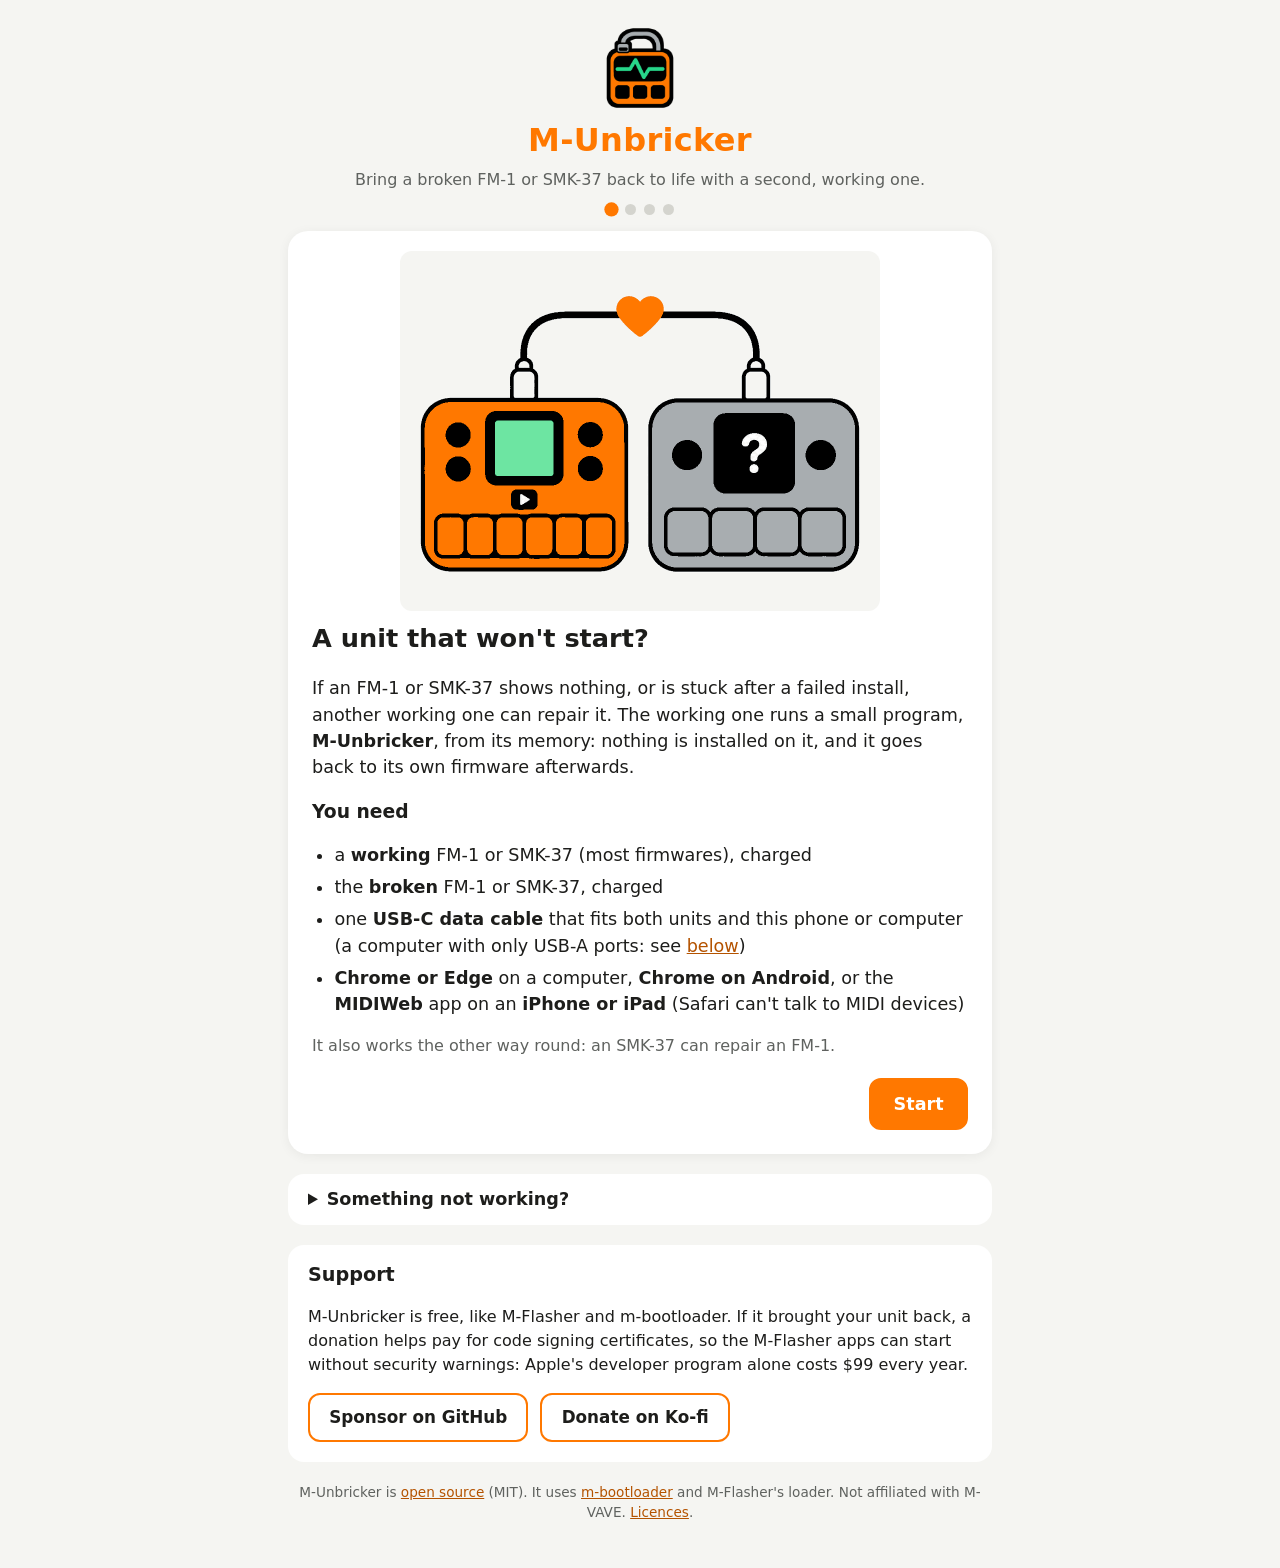
<file: m-apps/unbricker/index.html>
<!doctype html>
<html lang="en">
<head>
<meta charset="utf-8">
<meta name="viewport" content="width=device-width, initial-scale=1">
<title>M-Unbricker: revive an FM-1 or SMK-37 with another one</title>
<meta name="description" content="Bring a broken M-VAVE FM-1 or SMK-37 back to life with a second, working one and a USB-C cable. No extra hardware, nothing installed.">
<link rel="icon" href="assets/icon-32.png" sizes="32x32">
<link rel="icon" href="assets/icon-256.png" sizes="256x256">
<link rel="apple-touch-icon" href="assets/icon-256.png">
<link rel="stylesheet" href="style.css?v=20261126000918">
</head>
<body>
<header>
  <img class="logo" src="img/logo-256.png" alt="" width="88" height="88">
  <h1>M-Unbricker</h1>
  <p>Bring a broken FM-1 or SMK-37 back to life with a second, working one.</p>
  <ol id="dots" aria-label="Steps"></ol>
</header>

<main>
  <!-- 1 -->
  <section class="step" data-step="intro">
    <img src="img/hero.png" alt="A working FM-1 connected by a USB-C cable to a broken unit">
    <h2>A unit that won't start?</h2>
    <p>If an FM-1 or SMK-37 shows nothing, or is stuck after a failed install, another working one can repair it. The working one runs a small program, <b>M-Unbricker</b>, from its memory: nothing is installed on it, and it goes back to its own firmware afterwards.</p>
    <h3>You need</h3>
    <ul class="need">
      <li>a <b>working</b> FM-1 or SMK-37 (most firmwares), charged</li>
      <li>the <b>broken</b> FM-1 or SMK-37, charged</li>
      <li>one <b>USB-C data cable</b> that fits both units and this phone or computer (a computer with only USB-A ports: see <a href="#no-usb-c">below</a>)</li>
      <li><b>Chrome or Edge</b> on a computer, <b>Chrome on Android</b>, or the <b>MIDIWeb</b> app on an <b>iPhone or iPad</b> (Safari can't talk to MIDI devices)</li>
    </ul>
    <p class="note">It also works the other way round: an SMK-37 can repair an FM-1.</p>
    <div class="buttons"><button class="primary" data-go="plug">Start</button></div>
  </section>

  <!-- 2 -->
  <section class="step" data-step="plug" hidden>
    <img src="img/plug_good.png" alt="The working unit plugged into a phone or laptop">
    <h2>Plug in the working unit</h2>
    <p>Connect the <b>working</b> unit to this phone or computer with the USB-C cable, and switch it on. Close M-UPGRADE, editors and music apps first.</p>
    <p class="note">The browser will ask to use MIDI devices: allow it.</p>
    <div class="buttons"><button data-go="intro">Back</button><button class="primary" id="connect">Connect</button></div>
    <p class="status" id="plug-status" role="status"></p>
    <label id="port-row" hidden>Unit <select id="port-select"></select></label>
  </section>

  <!-- 3 -->
  <section class="step" data-step="send" hidden>
    <img src="img/sending.png" alt="The phone sending M-Unbricker to the working unit">
    <h2>Starting M-Unbricker</h2>
    <p id="send-text">Found your <span class="unit-name">unit</span>.</p>
    <div class="buttons" id="send-buttons"></div>
    <div id="progress" hidden><progress id="bar" max="1" value="0"></progress><span id="progress-text"></span></div>
    <p class="status" id="send-status" role="status"></p>
  </section>

  <!-- 4 -->
  <section class="step" data-step="follow" hidden>
    <picture><source media="(prefers-reduced-motion: reduce)" srcset="img/move_cable_end.png"><source type="image/webp" srcset="img/move_cable.webp"><img src="img/move_cable.gif" alt="Unplug the cable from the phone and plug it into the broken unit"></picture>
    <h2>Now follow its screen</h2>
    <p>M-Unbricker is running on the working unit. <b>From here, its screen guides you</b>, one step at a time: press <b class="key-go">PLAY</b> to go on. You can put this page away.</p>
    <p class="note">In short: unplug the cable from this phone or computer, plug it into the broken unit while it's switched off, switch it on, and press <b class="key-go">PLAY</b> to repair.</p>

    <details class="more">
      <summary>Step by step, in more detail</summary>
      <div class="more-step">
        <picture><source media="(prefers-reduced-motion: reduce)" srcset="img/move_cable_end.png"><source type="image/webp" srcset="img/move_cable.webp"><img src="img/move_cable.gif" alt=""></picture>
        <h3>1. Move the cable</h3>
        <p>Press <b class="key-go">PLAY</b> on the working unit. Unplug the cable from this phone or computer and leave it in the working unit. Plug the other end into the <b>broken</b> unit, and keep that one <b>switched off</b> for now.</p>
      </div>
      <div class="more-step">
        <img src="img/switch_on.png" alt="">
        <h3>2. Switch the broken unit on</h3>
        <p>When the working unit says <b>Switch it on</b>, switch the broken unit on. The working unit wakes it up and connects: <i>Waking it up</i>, <i>Connecting</i>, then <i>Found an FM-1</i> or <i>Found an SMK-37</i> while it checks.</p>
        <p class="note">If it says <i>Switch it off first</i> or <i>No answer</i>: switch the broken unit off, check the cable in both, and press <b class="key-go">PLAY</b> to try again.</p>
      </div>
      <div class="more-step">
        <img src="img/press_play.png" alt="">
        <h3>3. Press <span class="key-go">PLAY</span> to repair</h3>
        <p>At <b>Ready to repair</b>, press <b class="key-go">PLAY</b>. The broken unit gets a fresh bootloader (m-bootloader), and its old firmware and settings are erased. On an SMK-37 its calibration is kept. To stop without changing anything, press <b class="key-no">OCT−</b> instead.</p>
      </div>
      <div class="more-step">
        <img src="img/working.png" alt="">
        <h3>4. Keep both on</h3>
        <p>While it says <b>Repairing</b>, keep both units switched on and connected. It takes under a minute.</p>
      </div>
      <div class="more-step">
        <img src="img/success.png" alt="">
        <h3>5. Done</h3>
        <p>At <b>Done!</b> the repaired unit restarts into <b>MIDI mode</b>: its screen says there is no firmware, and it waits for one. Press <b class="key-go">PLAY</b> on the working unit to send it back to its own firmware.</p>
        <p>Plug the repaired unit into your phone or computer and install a firmware with that firmware's own installer. Leave the unit's keys alone meanwhile: a key press leaves MIDI mode for the recovery menu, where <b>MIDI MODE</b> takes you back. That menu is also there later: hold <b>PLAY</b> (<b>SEQ PLAY</b> on the SMK-37) while switching it on.</p>
      </div>
    </details>
    <div class="buttons"><button data-go="intro">Repair another one</button></div>
  </section>

  <section id="trouble">
    <details>
      <summary>Something not working?</summary>
      <img src="img/trouble.png" alt="">
      <dl>
        <dt>No unit found</dt>
        <dd>Use a data cable (some only charge), plug the unit in directly (no hub), switch it on and wait a few seconds. Use Chrome or Edge, and allow MIDI when asked. On an iPhone or iPad, open this page in the MIDIWeb app: Safari can't reach MIDI devices.</dd>
        <dt>The firmware didn't accept the helper</dt>
        <dd>
          <p>The helper has started on units running these firmwares:</p>
          <p class="tested-model">FM-1</p>
          <ul class="tested">
            <li>M-VAVE stock V15 and V16</li>
            <li>Baud Girl FM-1+VA 102</li>
            <li>SLOOP 2.8.5</li>
            <li>JIANT FM 10.7.17</li>
            <li>Skiff 2.5.1</li>
            <li>Felucca 1.8.2 beta</li>
            <li>Melodee 1.6.1</li>
          </ul>
          <p class="tested-model">SMK-37</p>
          <ul class="tested">
            <li>M-VAVE stock V16</li>
            <li>Baud Girl SMK-37+VA 102</li>
            <li>Erik37 1.2</li>
            <li>Snoop37 2.7.2</li>
            <li>Melodee 1.4.5</li>
          </ul>
          <p>If the working unit runs another firmware and the helper doesn't start, install one of these for its model first, then try again. If it has m-bootloader, you can also hold <b>PLAY</b> (<b>SEQ PLAY</b>) while switching it on, choose <b>MIDI MODE</b>, and press Connect again. Otherwise, try another working unit, or use M-Flasher on a computer.</p>
        </dd>
        <dt id="no-usb-c">My computer has no USB-C port</dt>
        <dd>Use two cables: a <b>USB-A to USB-C</b> cable from the computer to the working unit, and a <b>USB-C to USB-C</b> cable between the units. When the working unit asks you to unplug it, pull the USB-A cable out of the working unit and plug the USB-C to USB-C cable in its place, with its other end in the broken unit. A USB-A to USB-C adapter on a USB-C to USB-C cable works too.</dd>
        <dt>The working unit says No answer</dt>
        <dd>Check the cable in both units, switch the broken one off, press <b>PLAY</b> to try again, then switch it on. A cable that worked with the phone works here too.</dd>
        <dt>It stopped while repairing</dt>
        <dd>Nothing is lost: switch the broken unit off, and press <b>PLAY</b> on the working unit to run it again.</dd>
        <dt>The installer doesn't find the repaired unit</dt>
        <dd>The unit has to show <b>MIDI MODE</b>; if it shows the menu, choose <b>MIDI MODE</b>. It appears as <b>FM-1 Update</b> or <b>SMK-37 Update</b>. Baud Girl's installer needs a firmware already running on the unit: install another one first, then Baud Girl.</dd>
        <dt>Start over</dt>
        <dd>Switch the working unit off and on: it goes back to its own firmware. Then reload this page.</dd>
      </dl>
    </details>
  </section>
  <section id="support">
    <h2>Support</h2>
    <p>M-Unbricker is free, like M-Flasher and m-bootloader. If it brought your unit back, a donation helps pay for code signing certificates, so the M-Flasher apps can start without security warnings: Apple's developer program alone costs $99 every year.</p>
    <div class="buttons"><a class="button" href="https://github.com/sponsors/jvitkauskas" target="_blank" rel="noopener">Sponsor on GitHub</a><a class="button" href="https://ko-fi.com/jvitkauskas" target="_blank" rel="noopener">Donate on Ko-fi</a></div>
  </section>
</main>
<footer>
  <p>M-Unbricker is <a href="https://github.com/jvitkauskas/m-unbricker">open source</a> (MIT). It uses <a href="https://github.com/jvitkauskas/m-bootloader">m-bootloader</a> and M-Flasher's loader. Not affiliated with M-VAVE. <a href="LICENSES/README.md">Licences</a>.</p>
</footer>
<script type="module" src="app.js?v=20261126000918"></script>
</body>
</html>
</file>
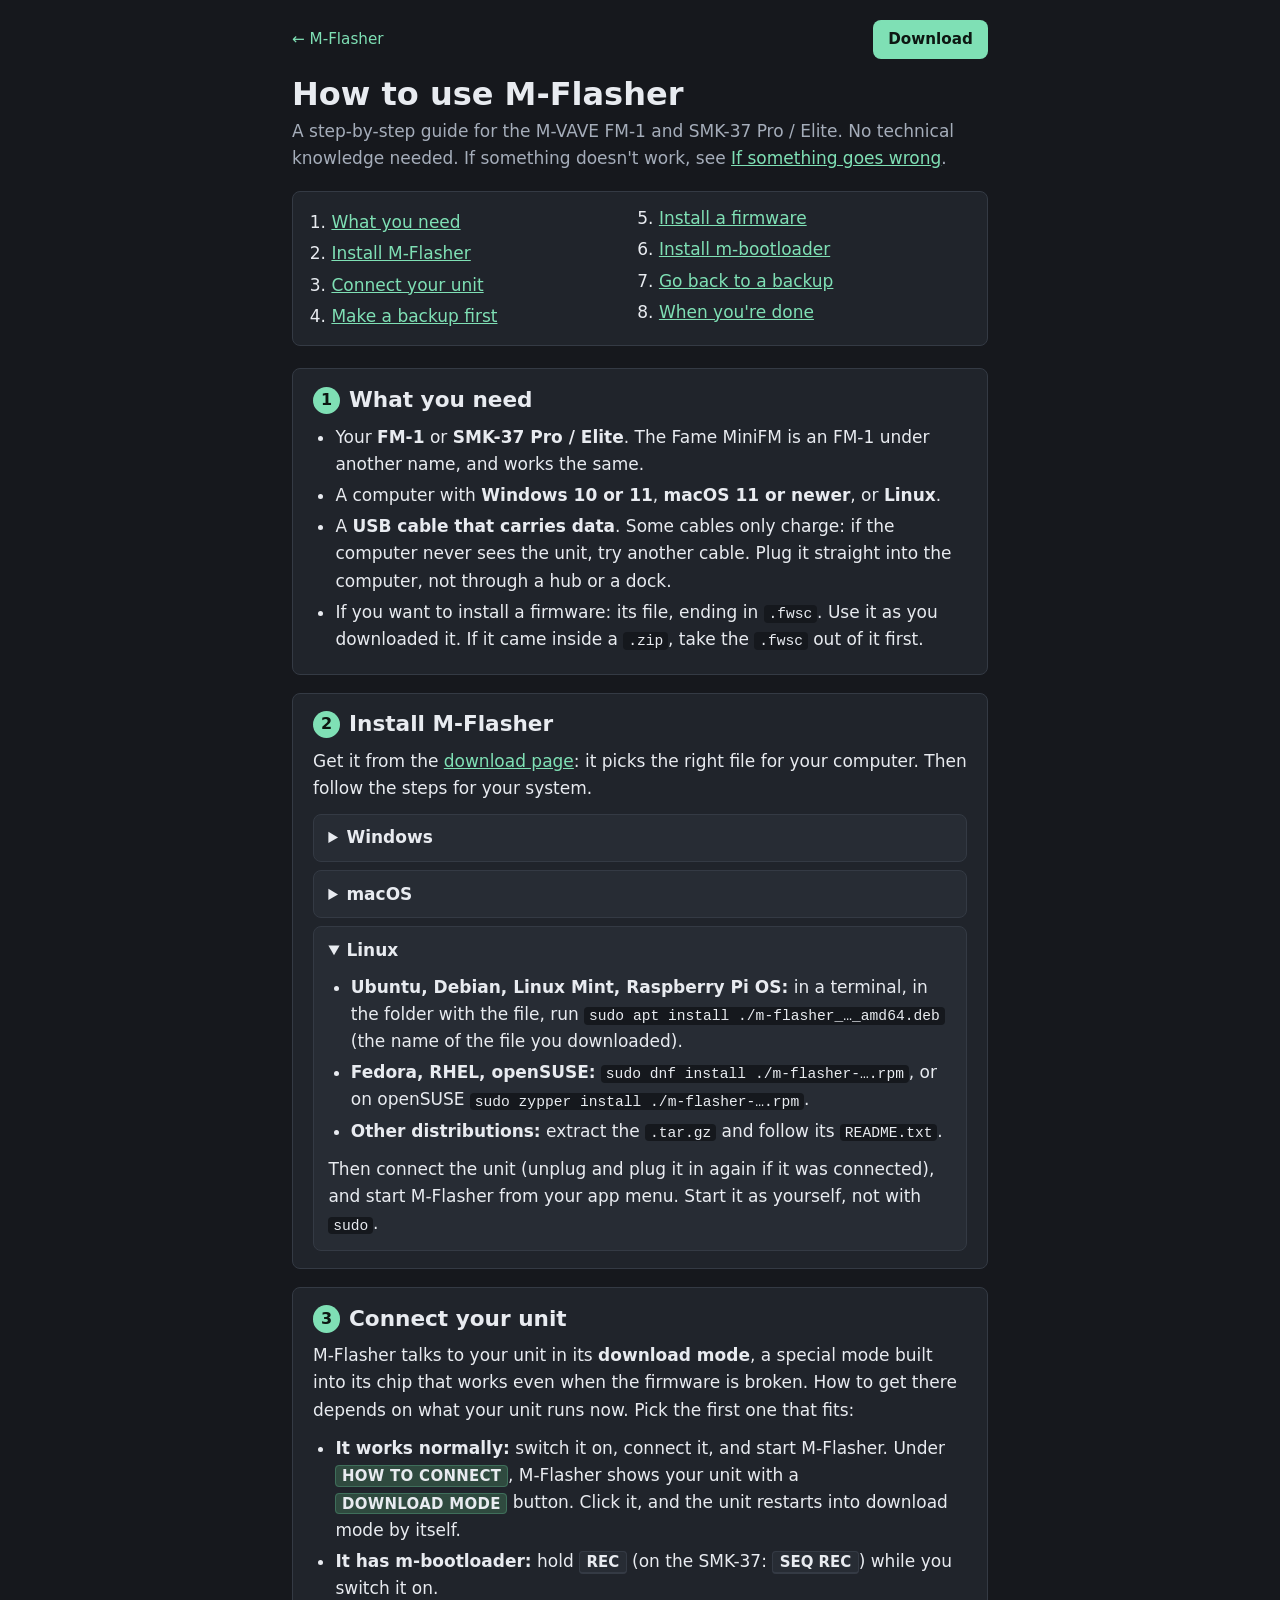
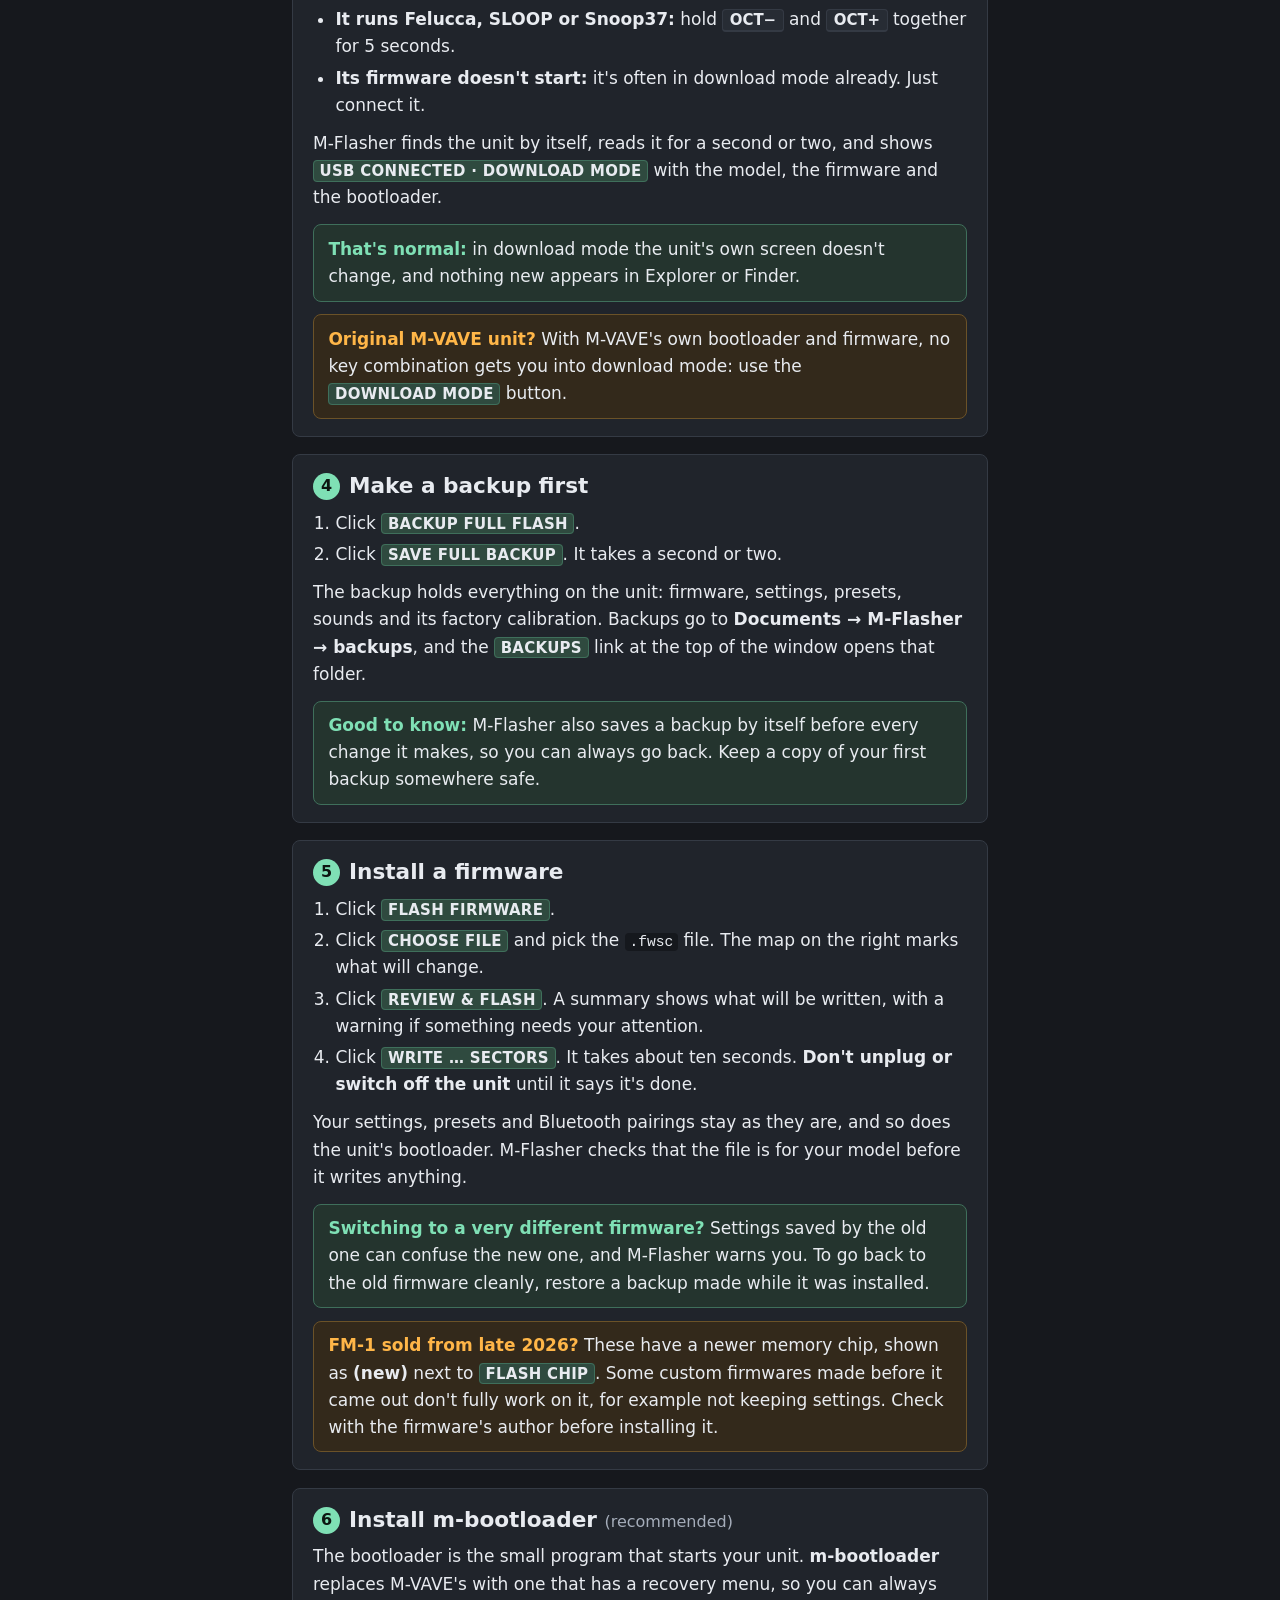
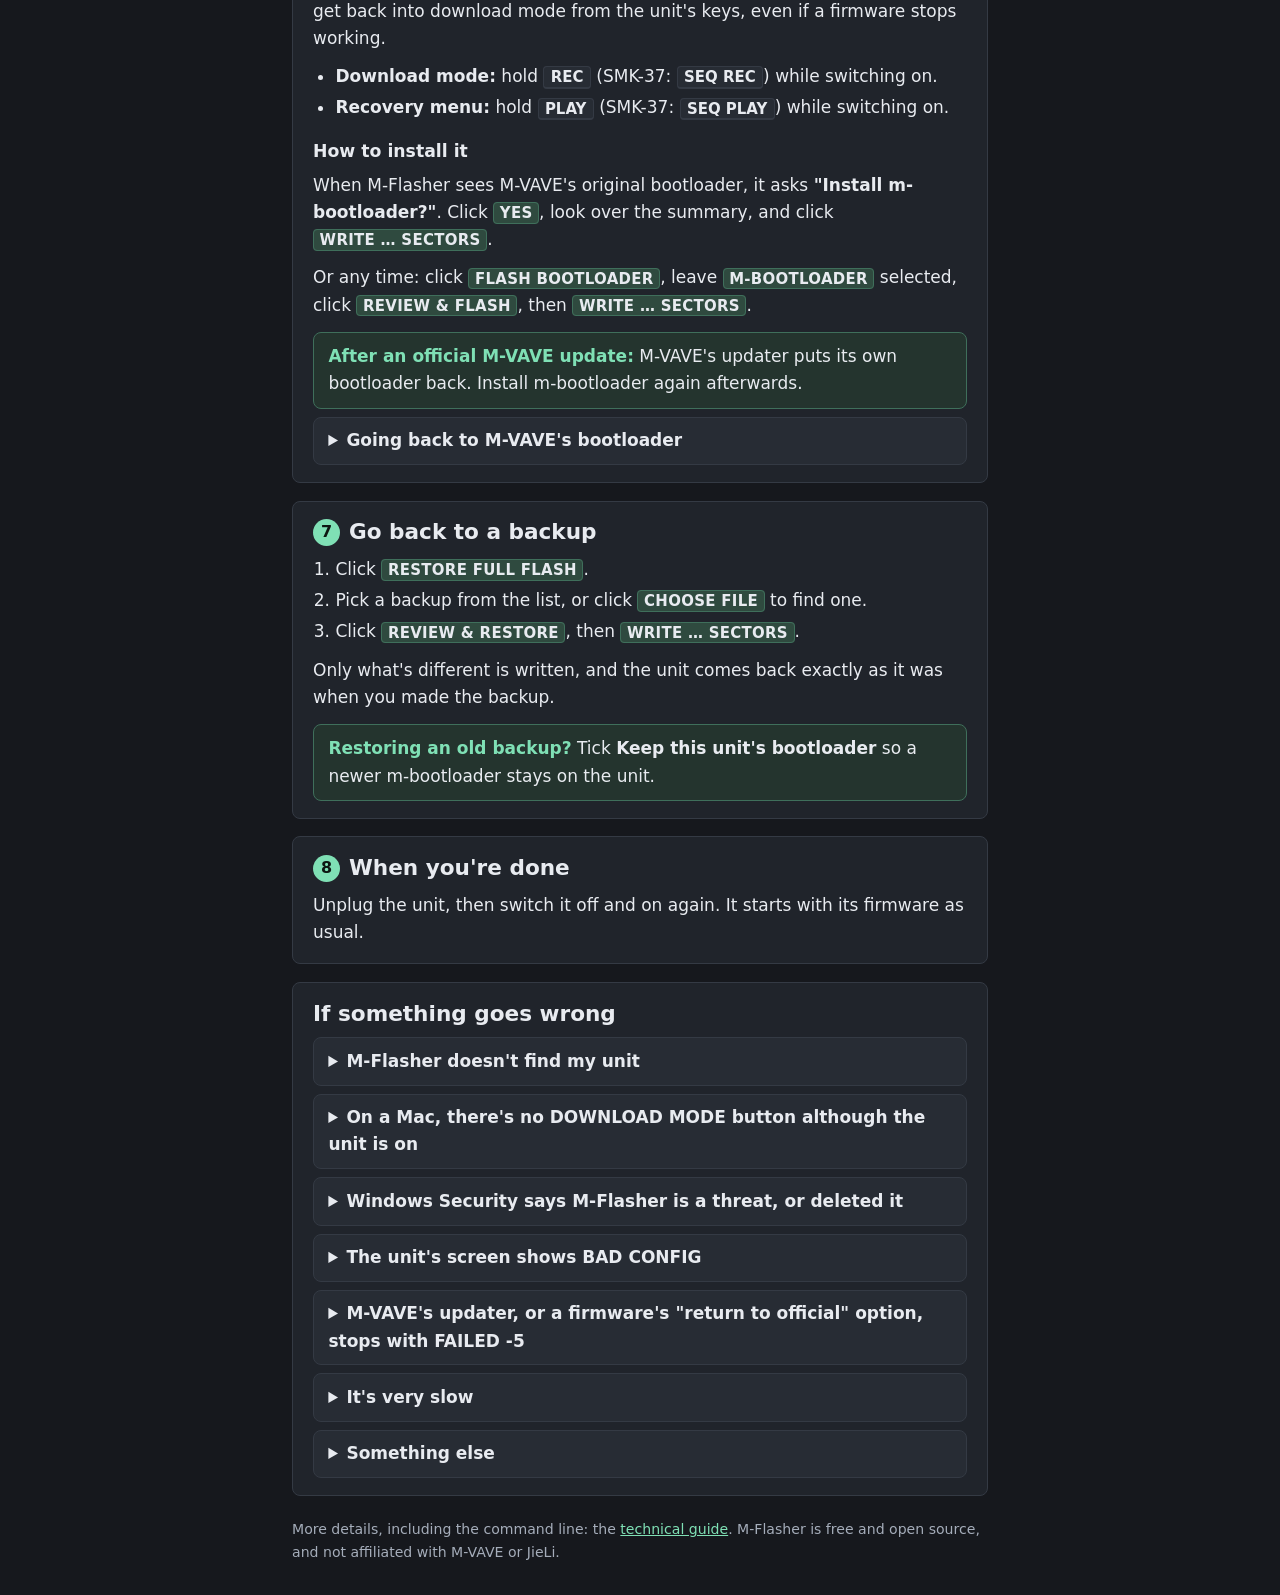
<file: m-apps/flasher/guide/index.html>
<!doctype html>
<html lang="en">
<head>
<meta charset="utf-8">
<meta name="viewport" content="width=device-width, initial-scale=1">
<title>How to use M-Flasher</title>
<meta name="description" content="A step-by-step guide to M-Flasher: install it, connect your FM-1 or SMK-37, make a backup, install firmware and m-bootloader, and go back.">
<link rel="icon" href="../web/assets/icon-256.png">
<style>
  :root { color-scheme: dark; --bg: #16181d; --panel: #20242b; --panel2: #272c34; --line: #343a44; --text: #e8ebf0; --dim: #a5adba; --accent: #7fe0b5; --warn: #ffb648; }
  * { box-sizing: border-box; }
  body { margin: 0 auto; max-width: 46rem; padding: 1.25rem; background: var(--bg); color: var(--text); font: 17px/1.6 system-ui, -apple-system, "Segoe UI", Roboto, sans-serif; }
  a { color: var(--accent); }
  nav { display: flex; justify-content: space-between; align-items: center; gap: 1rem; margin-bottom: 1rem; font-size: 0.95rem; }
  nav a { text-decoration: none; }
  nav .get { padding: 0.45rem 0.95rem; color: #0d1712; background: var(--accent); border-radius: 8px; font-weight: 700; }
  h1 { margin: 0 0 0.3rem; font-size: 2rem; line-height: 1.2; }
  .lead { margin: 0 0 1.2rem; color: var(--dim); }
  .toc { margin: 0 0 1.4rem; padding: 0.8rem 1.1rem; background: var(--panel); border: 1px solid var(--line); border-radius: 8px; }
  .toc ol { margin: 0; padding-left: 1.3rem; columns: 2 15rem; }
  section { margin: 0 0 1.1rem; padding: 1.05rem 1.25rem; background: var(--panel); border: 1px solid var(--line); border-radius: 8px; scroll-margin-top: 1rem; }
  h2 { margin: 0 0 0.6rem; font-size: 1.35rem; line-height: 1.3; }
  h2 .n { display: inline-grid; place-items: center; width: 1.7rem; height: 1.7rem; margin-right: 0.55rem; color: #0d1712; background: var(--accent); border-radius: 50%; font-size: 1rem; vertical-align: 0.12rem; }
  h3 { margin: 1rem 0 0.4rem; font-size: 1.08rem; }
  p { margin: 0 0 0.7rem; }
  ol, ul { margin: 0 0 0.7rem; padding-left: 1.4rem; }
  li { margin: 0.25rem 0; }
  section > :last-child { margin-bottom: 0; }
  .ui { padding: 0.05rem 0.35rem; color: var(--text); background: #2f4a3f; border: 1px solid #3f6f5b; border-radius: 4px; font-size: 0.88em; font-weight: 600; letter-spacing: 0.02em; white-space: nowrap; }
  kbd { padding: 0.05rem 0.4rem; background: var(--panel2); border: 1px solid var(--line); border-bottom-width: 2px; border-radius: 4px; font: 600 0.88em system-ui, sans-serif; }
  code { padding: 0.05rem 0.3rem; background: #15181d; border-radius: 4px; font: 0.86em ui-monospace, Menlo, Consolas, monospace; overflow-wrap: anywhere; }
  .tip, .warn { margin: 0.8rem 0 0; padding: 0.65rem 0.9rem; border-radius: 8px; }
  .tip { background: #24342e; border: 1px solid #3f6f5b; }
  .warn { background: #33291b; border: 1px solid #6b5228; }
  .tip b:first-child, .warn b:first-child { color: var(--accent); }
  .warn b:first-child { color: var(--warn); }
  details { margin: 0.5rem 0; padding: 0.6rem 0.9rem; background: var(--panel2); border: 1px solid var(--line); border-radius: 8px; }
  details[open] { padding-bottom: 0.8rem; }
  summary { cursor: pointer; font-weight: 650; }
  details > :not(summary):first-of-type { margin-top: 0.6rem; }
  details > :last-child { margin-bottom: 0; }
  footer { margin-top: 1.4rem; color: var(--dim); font-size: 0.88rem; }
</style>
</head>
<body>
<nav>
  <a href="../">← M-Flasher</a>
  <a class="get" href="../#download">Download</a>
</nav>

<h1>How to use M-Flasher</h1>
<p class="lead">A step-by-step guide for the M-VAVE FM-1 and SMK-37 Pro / Elite. No technical knowledge needed. If something doesn't work, see <a href="#help">If something goes wrong</a>.</p>

<div class="toc">
  <ol>
    <li><a href="#need">What you need</a></li>
    <li><a href="#install">Install M-Flasher</a></li>
    <li><a href="#connect">Connect your unit</a></li>
    <li><a href="#backup">Make a backup first</a></li>
    <li><a href="#firmware">Install a firmware</a></li>
    <li><a href="#bootloader">Install m-bootloader</a></li>
    <li><a href="#restore">Go back to a backup</a></li>
    <li><a href="#done">When you're done</a></li>
  </ol>
</div>

<section id="need">
  <h2><span class="n">1</span>What you need</h2>
  <ul>
    <li>Your <b>FM-1</b> or <b>SMK-37 Pro / Elite</b>. The Fame MiniFM is an FM-1 under another name, and works the same.</li>
    <li>A computer with <b>Windows 10 or 11</b>, <b>macOS 11 or newer</b>, or <b>Linux</b>.</li>
    <li>A <b>USB cable that carries data</b>. Some cables only charge: if the computer never sees the unit, try another cable. Plug it straight into the computer, not through a hub or a dock.</li>
    <li>If you want to install a firmware: its file, ending in <code>.fwsc</code>. Use it as you downloaded it. If it came inside a <code>.zip</code>, take the <code>.fwsc</code> out of it first.</li>
  </ul>
</section>

<section id="install">
  <h2><span class="n">2</span>Install M-Flasher</h2>
  <p>Get it from the <a href="../#download">download page</a>: it picks the right file for your computer. Then follow the steps for your system.</p>
  <details id="install-windows">
    <summary>Windows</summary>
    <ol>
      <li>Right-click the downloaded <code>.zip</code> and choose <b>Extract All</b>.</li>
      <li>Open the folder and double-click <b>M-Flasher.exe</b>.</li>
      <li>If Windows says <b>"Windows protected your PC"</b>, click <b>More info</b>, then <b>Run anyway</b>. It says this because the app isn't signed yet.</li>
      <li>Later, when M-Flasher finds your unit, Windows asks whether to let it make changes: click <b>Yes</b>. M-Flasher needs this only to talk to the unit.</li>
    </ol>
    <p>If Windows Security deletes it, see <a href="#help-defender">If something goes wrong</a>.</p>
  </details>
  <details id="install-mac">
    <summary>macOS</summary>
    <ol>
      <li>Open the downloaded <code>.dmg</code> and drag <b>M-Flasher</b> into <b>Applications</b>.</li>
      <li>Open M-Flasher from Applications. The first time, macOS refuses because the app isn't signed with an Apple certificate: close the message, open <b>System Settings → Privacy &amp; Security</b>, scroll down, and click <b>Open Anyway</b>.</li>
      <li>When M-Flasher finds your unit, it asks for <b>your Mac's password</b>, and macOS asks once whether M-Flasher may access a <b>removable volume</b> (that's the unit): click <b>Allow</b>.</li>
    </ol>
    <p>Start M-Flasher soon after you connect the unit: if it waits too long, macOS can take the unit out of download mode after about half a minute. Just connect it again.</p>
  </details>
  <details id="install-linux">
    <summary>Linux</summary>
    <ul>
      <li><b>Ubuntu, Debian, Linux Mint, Raspberry Pi OS:</b> in a terminal, in the folder with the file, run <code>sudo apt install ./m-flasher_…_amd64.deb</code> (the name of the file you downloaded).</li>
      <li><b>Fedora, RHEL, openSUSE:</b> <code>sudo dnf install ./m-flasher-….rpm</code>, or on openSUSE <code>sudo zypper install ./m-flasher-….rpm</code>.</li>
      <li><b>Other distributions:</b> extract the <code>.tar.gz</code> and follow its <code>README.txt</code>.</li>
    </ul>
    <p>Then connect the unit (unplug and plug it in again if it was connected), and start M-Flasher from your app menu. Start it as yourself, not with <code>sudo</code>.</p>
  </details>
</section>

<section id="connect">
  <h2><span class="n">3</span>Connect your unit</h2>
  <p>M-Flasher talks to your unit in its <b>download mode</b>, a special mode built into its chip that works even when the firmware is broken. How to get there depends on what your unit runs now. Pick the first one that fits:</p>
  <ul>
    <li><b>It works normally:</b> switch it on, connect it, and start M-Flasher. Under <span class="ui">HOW TO CONNECT</span>, M-Flasher shows your unit with a <span class="ui">DOWNLOAD MODE</span> button. Click it, and the unit restarts into download mode by itself.</li>
    <li><b>It has m-bootloader:</b> hold <kbd>REC</kbd> (on the SMK-37: <kbd>SEQ REC</kbd>) while you switch it on.</li>
    <li><b>It runs Felucca, SLOOP or Snoop37:</b> hold <kbd>OCT−</kbd> and <kbd>OCT+</kbd> together for 5 seconds.</li>
    <li><b>Its firmware doesn't start:</b> it's often in download mode already. Just connect it.</li>
  </ul>
  <p>M-Flasher finds the unit by itself, reads it for a second or two, and shows <span class="ui">USB CONNECTED · DOWNLOAD MODE</span> with the model, the firmware and the bootloader.</p>
  <p class="tip"><b>That's normal:</b> in download mode the unit's own screen doesn't change, and nothing new appears in Explorer or Finder.</p>
  <p class="warn"><b>Original M-VAVE unit?</b> With M-VAVE's own bootloader and firmware, no key combination gets you into download mode: use the <span class="ui">DOWNLOAD MODE</span> button.</p>
</section>

<section id="backup">
  <h2><span class="n">4</span>Make a backup first</h2>
  <ol>
    <li>Click <span class="ui">BACKUP FULL FLASH</span>.</li>
    <li>Click <span class="ui">SAVE FULL BACKUP</span>. It takes a second or two.</li>
  </ol>
  <p>The backup holds everything on the unit: firmware, settings, presets, sounds and its factory calibration. Backups go to <b>Documents → M-Flasher → backups</b>, and the <span class="ui">BACKUPS</span> link at the top of the window opens that folder.</p>
  <p class="tip"><b>Good to know:</b> M-Flasher also saves a backup by itself before every change it makes, so you can always go back. Keep a copy of your first backup somewhere safe.</p>
</section>

<section id="firmware">
  <h2><span class="n">5</span>Install a firmware</h2>
  <ol>
    <li>Click <span class="ui">FLASH FIRMWARE</span>.</li>
    <li>Click <span class="ui">CHOOSE FILE</span> and pick the <code>.fwsc</code> file. The map on the right marks what will change.</li>
    <li>Click <span class="ui">REVIEW &amp; FLASH</span>. A summary shows what will be written, with a warning if something needs your attention.</li>
    <li>Click <span class="ui">WRITE … SECTORS</span>. It takes about ten seconds. <b>Don't unplug or switch off the unit</b> until it says it's done.</li>
  </ol>
  <p>Your settings, presets and Bluetooth pairings stay as they are, and so does the unit's bootloader. M-Flasher checks that the file is for your model before it writes anything.</p>
  <p class="tip"><b>Switching to a very different firmware?</b> Settings saved by the old one can confuse the new one, and M-Flasher warns you. To go back to the old firmware cleanly, restore a backup made while it was installed.</p>
  <p class="warn"><b>FM-1 sold from late 2026?</b> These have a newer memory chip, shown as <b>(new)</b> next to <span class="ui">FLASH CHIP</span>. Some custom firmwares made before it came out don't fully work on it, for example not keeping settings. Check with the firmware's author before installing it.</p>
</section>

<section id="bootloader">
  <h2><span class="n">6</span>Install m-bootloader <span style="color:var(--dim);font-weight:400;font-size:1rem">(recommended)</span></h2>
  <p>The bootloader is the small program that starts your unit. <b>m-bootloader</b> replaces M-VAVE's with one that has a recovery menu, so you can always get back into download mode from the unit's keys, even if a firmware stops working.</p>
  <ul>
    <li><b>Download mode:</b> hold <kbd>REC</kbd> (SMK-37: <kbd>SEQ REC</kbd>) while switching on.</li>
    <li><b>Recovery menu:</b> hold <kbd>PLAY</kbd> (SMK-37: <kbd>SEQ PLAY</kbd>) while switching on.</li>
  </ul>
  <h3>How to install it</h3>
  <p>When M-Flasher sees M-VAVE's original bootloader, it asks <b>"Install m-bootloader?"</b>. Click <span class="ui">YES</span>, look over the summary, and click <span class="ui">WRITE … SECTORS</span>.</p>
  <p>Or any time: click <span class="ui">FLASH BOOTLOADER</span>, leave <span class="ui">M-BOOTLOADER</span> selected, click <span class="ui">REVIEW &amp; FLASH</span>, then <span class="ui">WRITE … SECTORS</span>.</p>
  <p class="tip"><b>After an official M-VAVE update:</b> M-VAVE's updater puts its own bootloader back. Install m-bootloader again afterwards.</p>
  <details>
    <summary>Going back to M-VAVE's bootloader</summary>
    <p>Click <span class="ui">FLASH BOOTLOADER</span>, choose <span class="ui">STOCK (FROM .FWSC)</span>, and pick an <b>official M-VAVE firmware file</b> for your model. Custom firmware files won't work for this.</p>
  </details>
</section>

<section id="restore">
  <h2><span class="n">7</span>Go back to a backup</h2>
  <ol>
    <li>Click <span class="ui">RESTORE FULL FLASH</span>.</li>
    <li>Pick a backup from the list, or click <span class="ui">CHOOSE FILE</span> to find one.</li>
    <li>Click <span class="ui">REVIEW &amp; RESTORE</span>, then <span class="ui">WRITE … SECTORS</span>.</li>
  </ol>
  <p>Only what's different is written, and the unit comes back exactly as it was when you made the backup.</p>
  <p class="tip"><b>Restoring an old backup?</b> Tick <b>Keep this unit's bootloader</b> so a newer m-bootloader stays on the unit.</p>
</section>

<section id="done">
  <h2><span class="n">8</span>When you're done</h2>
  <p>Unplug the unit, then switch it off and on again. It starts with its firmware as usual.</p>
</section>

<section id="help">
  <h2>If something goes wrong</h2>
  <details id="help-not-found">
    <summary>M-Flasher doesn't find my unit</summary>
    <ul>
      <li>Check the unit is in download mode (see <a href="#connect">Connect your unit</a>). Its screen not changing is normal.</li>
      <li>Try another USB cable: many cables only charge.</li>
      <li>Plug it straight into the computer, not through a hub or dock, and try another USB port.</li>
      <li>Connect only one unit at a time.</li>
      <li>Switch the unit off and on, and put it in download mode again.</li>
      <li>On Linux, if M-Flasher says to run <code>sudo modprobe sg</code>, do that in a terminal.</li>
    </ul>
  </details>
  <details id="help-mac-midi">
    <summary>On a Mac, there's no DOWNLOAD MODE button although the unit is on</summary>
    <p>Your Mac may remember the unit under an old name from an earlier firmware. Unplug the unit, open <b>Audio MIDI Setup</b> (in Applications → Utilities), choose <b>Window → Show MIDI Studio</b>, select the greyed-out entry for your unit (it may be called "USB Composite Device"), and press <kbd>Delete</kbd>. Then plug the unit in again.</p>
  </details>
  <details id="help-defender">
    <summary>Windows Security says M-Flasher is a threat, or deleted it</summary>
    <p>That's a false alarm, which sometimes happens to a new release because it isn't signed yet. It's reported to Microsoft each time and usually clears within a few days. If you can't wait, and you downloaded it from the download page here (it comes from M-Flasher's releases on GitHub):</p>
    <ol>
      <li>Open <b>Windows Security → Virus &amp; threat protection → Protection history</b> and pick the M-Flasher entry.</li>
      <li>If it says <b>Threat quarantined</b>: <b>Actions → Restore</b>. If Windows finds it again, choose <b>Allow on device</b>.</li>
      <li>If it says <b>Threat blocked</b>: <b>Actions → Allow</b>, then download it again.</li>
    </ol>
  </details>
  <details id="help-bad-config">
    <summary>The unit's screen shows BAD CONFIG</summary>
    <p>An older m-bootloader doesn't understand what a newer official FM-1 update left behind. Choose <b>Boot app</b> in its menu to start the firmware, then install the m-bootloader that comes with M-Flasher (see <a href="#bootloader">step 6</a>).</p>
  </details>
  <details id="help-failed-5">
    <summary>M-VAVE's updater, or a firmware's "return to official" option, stops with FAILED -5</summary>
    <p>That can happen on a unit with m-bootloader: M-VAVE's updater on an SMK-37 running a custom firmware, or Melodee's <b>Return to official V15</b>, for example. Nothing was changed. Use M-Flasher instead: restore a backup, or install the firmware and then put M-VAVE's bootloader back (see <a href="#bootloader">step 6</a>).</p>
  </details>
  <details id="help-slow">
    <summary>It's very slow</summary>
    <p>Some USB ports are much slower with the unit. Try another one: a port at the back of a desktop computer, next to the video outputs, is often faster. M-Flasher suggests this too when it notices.</p>
  </details>
  <details id="help-other">
    <summary>Something else</summary>
    <p>Ask in the <a href="https://github.com/jvitkauskas/m-flasher/issues">issues on GitHub</a>, and copy what M-Flasher's <span class="ui">OPERATION LOG</span> says. Your backups stay in Documents → M-Flasher → backups whatever happens.</p>
  </details>
</section>

<footer>
  <p>More details, including the command line: the <a href="https://github.com/jvitkauskas/m-flasher/blob/main/docs/usage.md">technical guide</a>. M-Flasher is free and open source, and not affiliated with M-VAVE or JieLi.</p>
</footer>

<script>
  // Open the install steps for this computer's system.
  (() => {
    const ua = navigator.userAgent, p = (navigator.userAgentData && navigator.userAgentData.platform) || navigator.platform || "";
    const id = /Win/i.test(p) || /Windows/.test(ua) ? "install-windows"
      : (/Mac/i.test(p) || /Macintosh/.test(ua)) && navigator.maxTouchPoints <= 1 ? "install-mac"
      : /Linux|X11|CrOS/i.test(p + " " + ua) && !/Android/i.test(ua) ? "install-linux" : null;
    if (id) document.getElementById(id).open = true;
    // A link to a question opens it.
    const openTarget = () => { const t = location.hash && document.getElementById(location.hash.slice(1)); if (t && t.tagName === "DETAILS") t.open = true; };
    window.addEventListener("hashchange", openTarget);
    openTarget();
  })();
</script>
</body>
</html>
</file>
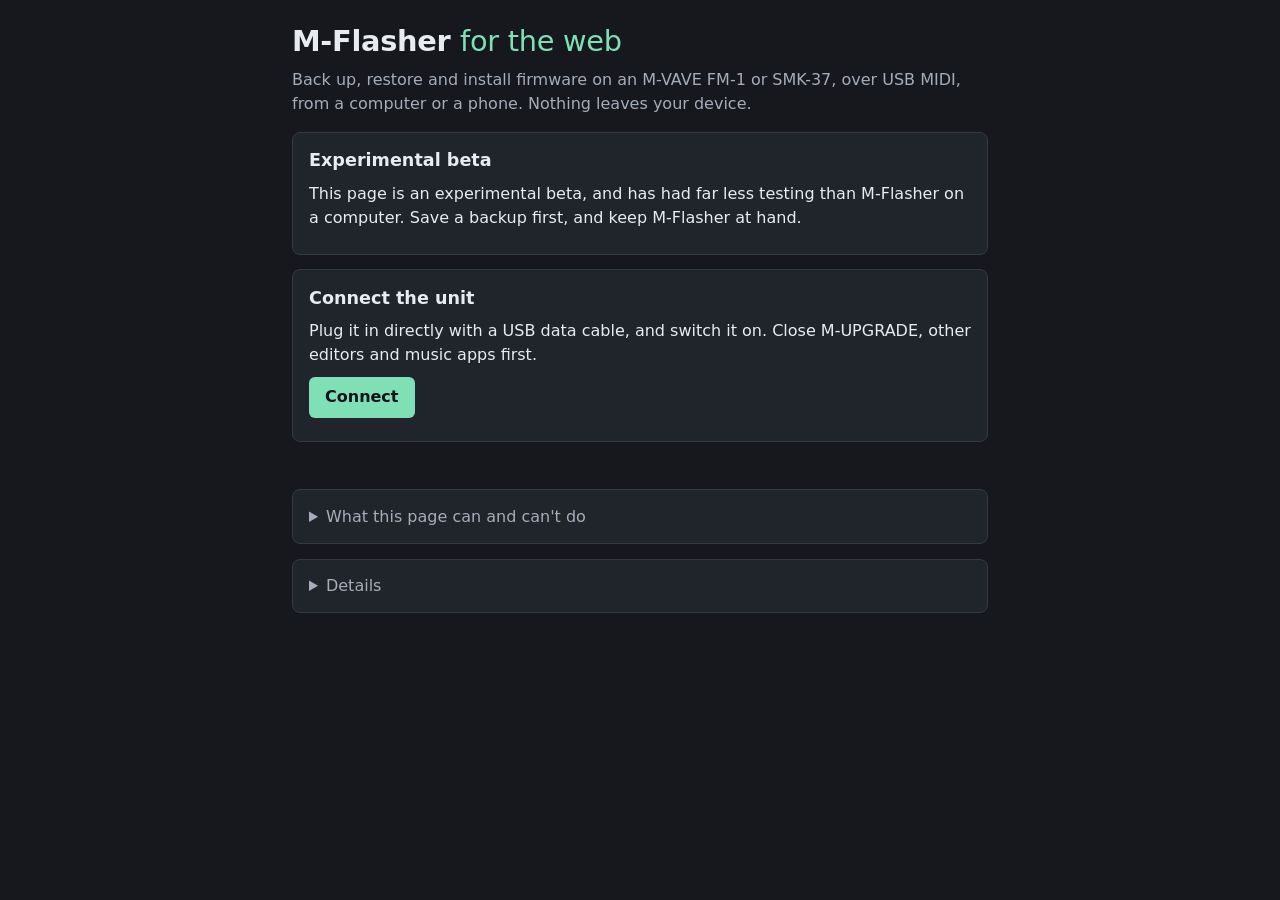
<file: m-apps/flasher/web/index.html>
<!doctype html>
<html lang="en">
<head>
<meta charset="utf-8">
<meta name="viewport" content="width=device-width, initial-scale=1">
<title>M-Flasher for the web</title>
<meta name="description" content="Back up, restore and install firmware on an M-VAVE FM-1 or SMK-37 from your browser, over USB MIDI.">
<link rel="icon" href="assets/icon-256.png">
<link rel="stylesheet" href="style.css">
</head>
<body>
<header>
  <h1>M-Flasher <span>for the web</span></h1>
  <p>Back up, restore and install firmware on an M-VAVE FM-1 or SMK-37, over USB MIDI, from a computer or a phone. Nothing leaves your device.</p>
</header>
<main>
  <section id="test-notice">
    <h2>Experimental beta</h2>
    <p>This page is an experimental beta, and has had far less testing than M-Flasher on a computer. Save a backup first, and keep M-Flasher at hand.</p>
  </section>
  <section id="unsupported" hidden>
    <h2>This browser can't reach MIDI devices</h2>
    <p>Use Chrome, Edge, Brave or Firefox on a computer or Android. On iOS, use an app with Web MIDI, such as MIDIWeb. Safari doesn't support it.</p>
  </section>

  <section id="connect">
    <h2>Connect the unit</h2>
    <p id="hint">Plug it in directly with a USB data cable, and switch it on. Close M-UPGRADE, other editors and music apps first.</p>
    <button id="connect-button" type="button">Connect</button>
    <label id="port-row" hidden>Port <select id="port-select"></select></label>
  </section>

  <section id="unit" hidden>
    <h2>This unit</h2>
    <dl id="unit-facts"></dl>
    <ul id="unit-notes"></ul>
  </section>

  <section id="actions" hidden>
    <h2>What to do</h2>
    <div id="action-list"></div>
    <input id="backup-file" type="file" accept=".bin" hidden>
    <input id="firmware-file" type="file" accept=".fwsc" hidden>
  </section>

  <section id="progress" hidden aria-live="polite">
    <h2 id="progress-title"></h2>
    <progress id="progress-bar" max="100" value="0"></progress>
    <p id="progress-text"></p>
    <p id="keep-open"><strong>Keep this tab in front, and don't unplug the unit.</strong></p>
  </section>

  <p id="status" role="status"></p>

  <details>
    <summary>What this page can and can't do</summary>
    <ul>
      <li><strong>On a unit running normal firmware:</strong> it starts a small helper program through the firmware's own update route. That writes a few KiB to the area firmware keeps for updates, then the unit runs the helper from RAM. When you finish, or after 5 minutes without this page asking anything, it goes back to its firmware.</li>
      <li><strong>With m-bootloader:</strong> hold PLAY (SEQ PLAY on the SMK-37) at power-on, choose MIDI MODE, and connect. That works with no firmware at all, and writes nothing until you ask.</li>
      <li><strong>Backups</strong> are the whole flash, byte for byte, in the same format as M-Flasher on a computer, and checked with a CRC the chip computes. Keep them safe.</li>
      <li><strong>Restoring</strong> covers firmware, settings and presets. The bootloader and key area are never written from here, nor the SMK-37's calibration and Bluetooth data.</li>
      <li><strong>You still need M-Flasher on a computer</strong> for a unit that won't start and has no m-bootloader, for download mode, and to put the stock bootloader back. <a href="https://github.com/jvitkauskas/m-flasher">Get M-Flasher</a>.</li>
    </ul>
  </details>

  <details id="log-box">
    <summary>Details</summary>
    <pre id="log"></pre>
  </details>
</main>

<dialog id="confirm">
  <form method="dialog">
    <h2 id="confirm-title"></h2>
    <pre id="confirm-text"></pre>
    <ul id="confirm-warnings"></ul>
    <label id="confirm-check-row"><input id="confirm-check" type="checkbox"> <span id="confirm-check-text"></span></label>
    <menu>
      <button id="confirm-cancel" value="cancel" type="submit">Cancel</button>
      <button id="confirm-ok" value="ok" type="submit" class="danger"></button>
    </menu>
  </form>
</dialog>
<script type="module" src="app.js"></script>
</body>
</html>
</file>
<file: m-apps/card/style.css>
/* SPDX-License-Identifier: MIT */
:root {
  --bg: #f3f7fc; --panel: #ffffff; --ink: #18202b; --dim: #5a6574; --line: #dce5f0;
  --blue: #2f74e0; --blue-ink: #1d5bbf; --blue-soft: #e3eefc; --orange: #ff7800; --green: #1fa96a;
  --bubble: rgb(120 170 235 / 22%); --shadow: 0 2px 14px rgb(30 60 110 / 8%);
  --head: "Barlow", system-ui, -apple-system, "Segoe UI", Roboto, sans-serif;
  color-scheme: light;
}
@media (prefers-color-scheme: dark) {
  :root:not([data-theme="light"]) {
    --bg: #11161d; --panel: #1a212b; --ink: #e8edf3; --dim: #a1acba; --line: #2b3542;
    --blue: #5b9bff; --blue-ink: #8ab8ff; --blue-soft: #1d2b40; --bubble: rgb(91 155 255 / 12%);
    --shadow: 0 2px 14px rgb(0 0 0 / 35%); color-scheme: dark;
  }
}
* { box-sizing: border-box; }
html { scroll-behavior: smooth; }
body { margin: 0; background: var(--bg); color: var(--ink); font: 17px/1.6 system-ui, -apple-system, "Segoe UI", Roboto, sans-serif; }
a { color: var(--blue-ink); text-underline-offset: 2px; }
code { white-space: nowrap; font: 0.88em ui-monospace, SFMono-Regular, Menlo, Consolas, monospace; background: var(--blue-soft); padding: 0.1em 0.35em; border-radius: 5px; }
h1, h2, h3 { font-family: var(--head); line-height: 1.15; }
h2 { font-size: 2.1rem; font-weight: 800; margin: 0 0 0.4rem; letter-spacing: -0.01em; }
h3 { font-size: 1.25rem; font-weight: 700; margin: 0 0 0.35rem; }
img { max-width: 100%; height: auto; }

/* the bar at the top */
.top { position: sticky; top: 0; z-index: 5; display: flex; align-items: center; justify-content: space-between; gap: 1rem;
  padding: 0.7rem max(1rem, calc((100% - 68rem) / 2)); background: color-mix(in srgb, var(--bg) 86%, transparent);
  backdrop-filter: blur(10px); border-bottom: 1px solid var(--line); }
.brand { font: 800 1.25rem var(--head); color: var(--ink); text-decoration: none; display: flex; align-items: center; gap: 0.5rem; white-space: nowrap; }
.brand .dot { width: 0.85rem; height: 0.85rem; border-radius: 50%; background: var(--blue); box-shadow: 0.55rem -0.35rem 0 -0.15rem var(--orange); }
.brand .plus { color: var(--dim); font-weight: 600; }
.top nav { display: flex; gap: 1.1rem; flex-wrap: wrap; justify-content: flex-end; }
.top nav a { color: var(--dim); text-decoration: none; font: 600 0.98rem var(--head); }
.top nav a:hover { color: var(--blue-ink); }
@media (max-width: 40rem) { .top nav { display: none; } }

/* the hero, over rising bubbles as the launcher has them */
.hero { position: relative; overflow: hidden; padding: 3.5rem 1rem 3rem;
  background: linear-gradient(180deg, var(--blue-soft), var(--bg)); }
.hero-in { position: relative; max-width: 68rem; margin: 0 auto; display: grid; grid-template-columns: 1.05fr 1fr; gap: 2rem; align-items: center; }
@media (max-width: 52rem) { .hero-in { grid-template-columns: 1fr; } .hero { padding-top: 2rem; } }
.kicker { margin: 0 0 0.5rem; color: var(--orange); font: 700 1rem var(--head); text-transform: uppercase; letter-spacing: 0.08em; }
.hero h1 { margin: 0 0 1rem; font-size: clamp(2.4rem, 6vw, 3.9rem); font-weight: 800; letter-spacing: -0.02em; }
.lede { font-size: 1.18rem; margin: 0 0 1.5rem; max-width: 34rem; }
.actions { display: flex; flex-wrap: wrap; gap: 0.75rem; margin-bottom: 0.75rem; }
.small { color: var(--dim); font-size: 0.92rem; margin: 0; }
.hero-art { margin: 0; }
.hero-art img { display: block; width: 100%; border-radius: 1.5rem; box-shadow: var(--shadow); }
.bubbles i { position: absolute; bottom: -6rem; border-radius: 50%; background: var(--bubble); border: 2px solid var(--bubble);
  animation: rise 16s linear infinite; }
.bubbles i:nth-child(1) { left: 4%; width: 3rem; height: 3rem; animation-duration: 18s; }
.bubbles i:nth-child(2) { left: 14%; width: 1.4rem; height: 1.4rem; animation-duration: 12s; animation-delay: -5s; }
.bubbles i:nth-child(3) { left: 27%; width: 2.2rem; height: 2.2rem; animation-duration: 20s; animation-delay: -11s; }
.bubbles i:nth-child(4) { left: 41%; width: 1rem; height: 1rem; animation-duration: 14s; animation-delay: -2s; }
.bubbles i:nth-child(5) { left: 55%; width: 2.8rem; height: 2.8rem; animation-duration: 22s; animation-delay: -8s; }
.bubbles i:nth-child(6) { left: 68%; width: 1.6rem; height: 1.6rem; animation-duration: 15s; animation-delay: -13s; }
.bubbles i:nth-child(7) { left: 82%; width: 3.4rem; height: 3.4rem; animation-duration: 24s; animation-delay: -4s; }
.bubbles i:nth-child(8) { left: 93%; width: 1.2rem; height: 1.2rem; animation-duration: 13s; animation-delay: -9s; }
@keyframes rise { to { transform: translateY(-48rem) translateX(1.5rem); opacity: 0; } }
@media (prefers-reduced-motion: reduce) { .bubbles i { animation: none; display: none; } html { scroll-behavior: auto; } }

/* buttons */
.btn { display: inline-flex; align-items: center; gap: 0.55rem; padding: 0.8rem 1.35rem; border-radius: 0.9rem; border: 2px solid var(--line);
  background: var(--panel); color: var(--ink); font: 700 1.05rem var(--head); text-decoration: none; transition: border-color 0.15s, transform 0.15s; }
.btn:hover { border-color: var(--blue); transform: translateY(-1px); }
.btn.primary { background: var(--blue); border-color: var(--blue); color: #fff; box-shadow: 0 6px 22px rgb(47 116 224 / 30%); }
.btn.primary:hover { background: var(--blue-ink); border-color: var(--blue-ink); }
.btn svg { width: 1.25em; height: 1.25em; fill: none; stroke: currentColor; stroke-width: 2.4; stroke-linecap: round; stroke-linejoin: round; }
@media (prefers-color-scheme: dark) { :root:not([data-theme="light"]) .btn.primary:hover { color: #0d1622; } }

/* sections */
main { max-width: 68rem; margin: 0 auto; padding: 0 1rem; }
main > section { margin: 3.5rem 0; scroll-margin-top: 4.5rem; }
.sub { color: var(--dim); font-size: 1.1rem; margin: 0 0 1.5rem; max-width: 46rem; }
.panel { background: var(--panel); border: 1px solid var(--line); border-radius: 1.5rem; padding: 2rem; box-shadow: var(--shadow); }
@media (max-width: 40rem) { .panel { padding: 1.25rem; } }
.num { display: inline-grid; place-items: center; width: 2.2rem; height: 2.2rem; border-radius: 50%; background: var(--blue); color: #fff;
  font: 800 1.1rem var(--head); margin-bottom: 0.6rem; }

.how h2 { margin-bottom: 1.25rem; }
.steps3 { list-style: none; padding: 0; margin: 0 0 1.25rem; display: grid; grid-template-columns: repeat(3, 1fr); gap: 1rem; }
@media (max-width: 52rem) { .steps3 { grid-template-columns: 1fr; } }
.steps3 li { background: var(--panel); border: 1px solid var(--line); border-radius: 1.25rem; padding: 1.25rem 1.35rem; box-shadow: var(--shadow); }
.steps3 p { margin: 0; color: var(--dim); }
.callout { display: flex; gap: 1rem; align-items: flex-start; background: color-mix(in srgb, var(--green) 10%, var(--panel));
  border: 1px solid color-mix(in srgb, var(--green) 35%, var(--line)); border-radius: 1.25rem; padding: 1.1rem 1.35rem; }
.callout svg { flex: none; width: 2rem; height: 2rem; fill: none; stroke: var(--green); stroke-width: 2; stroke-linecap: round; stroke-linejoin: round; margin-top: 0.15rem; }
.callout p { margin: 0; }

/* the apps */
.apps { display: grid; grid-template-columns: repeat(auto-fill, minmax(17rem, 1fr)); gap: 1rem; }
.app { display: flex; flex-direction: column; background: var(--panel); border: 1px solid var(--line); border-radius: 1.25rem;
  overflow: hidden; box-shadow: var(--shadow); }
.app .shot { display: grid; place-items: center; padding: 1.1rem; background: var(--blue-soft); }
.app img { display: block; width: 100%; max-width: 240px; border-radius: 0.6rem; box-shadow: 0 4px 16px rgb(20 40 80 / 18%); }
.app picture { display: block; width: 100%; max-width: 240px; }
/* the animations are the screen's own 240 x 240 pixels: enlarged, they stay sharp */
.app img.anim { image-rendering: pixelated; }
.app > div:last-child { padding: 0.9rem 1.15rem 1.1rem; }
.app p { margin: 0; color: var(--dim); font-size: 0.97rem; }
.app h3 { margin-bottom: 0.2rem; }

/* firmware that uses the card */
.fw { display: grid; grid-template-columns: 1fr 1fr; gap: 1rem; }
@media (max-width: 52rem) { .fw { grid-template-columns: 1fr; } }
.fw .note { margin: 0; }

/* set up a card */
.two { display: grid; grid-template-columns: 1fr 1fr; gap: 2rem; }
@media (max-width: 52rem) { .two { grid-template-columns: 1fr; gap: 0.5rem; } }
.need, .do { padding-left: 1.3rem; margin: 0.25rem 0 0.5rem; }
.need li, .do li { margin: 0.45rem 0; }
.need li::marker { color: var(--blue); }
.do li::marker { color: var(--blue); font-weight: 700; }

/* make an m-card */
.board-photo { max-width: 40rem; margin: 0 auto 1.5rem; text-align: center; }
.board-photo img { display: block; width: 100%; height: auto; border-radius: 1.25rem; box-shadow: var(--shadow); }
.board-photo figcaption { color: var(--dim); font: 600 0.9rem var(--head); margin-top: 0.6rem; }
.choose { margin: 0 0 1.5rem; text-align: center; }
.choose > h3 { font-size: 1.5rem; margin-bottom: 0.9rem; }
.choices { display: grid; grid-template-columns: 1fr 1fr; gap: 1rem; max-width: 46rem; margin: 0 auto; }
@media (max-width: 40rem) { .choices { grid-template-columns: 1fr; } }
.choice { display: flex; flex-direction: column; align-items: center; gap: 0.3rem; padding: 1.3rem 1.2rem; text-decoration: none; color: var(--ink);
  background: var(--panel); border: 2px solid var(--line); border-radius: 1.25rem; box-shadow: var(--shadow); transition: border-color 0.15s, transform 0.15s; }
.choice:hover { border-color: var(--blue); transform: translateY(-1px); }
.choice[aria-current="true"] { border-color: var(--blue); background: var(--blue-soft); }
.choice svg { width: 2.4rem; height: 2.4rem; fill: none; stroke: var(--blue); stroke-width: 1.8; stroke-linecap: round; stroke-linejoin: round; }
.choice b { font: 700 1.2rem var(--head); }
.choice span { color: var(--dim); font-size: 0.95rem; }
/* the paths' steps share one grid; with the script, only the chosen path (and then "Fit it") shows */
.path { display: contents; }
.path-title { grid-column: 1 / -1; font-size: 1.5rem; margin: 0.75rem 0 0; }
#build.asking .path-title { display: none; }
#build.asking .path, #build.asking .fit, #build.asking .path-end { display: none; }
#build[data-path="assembled"] #assembled, #build[data-path="diy"] #diy { display: contents; }
#build[data-path] .fit, #build[data-path] .path-end { display: block; }
.bstep { scroll-margin-top: 5rem; }
.bstep.wide { grid-column: 1 / -1; }
/* "Fit it" comes after either path, so its number depends on the choice; without one it has none */
.fit .num { display: none; }
#build[data-path="assembled"] .fit .num, #build[data-path="diy"] .fit .num { display: inline-grid; }
#build[data-path="assembled"] .fit .num::before { content: "3"; }
#build[data-path="diy"] .fit .num::before { content: "4"; }
.build-steps { display: grid; grid-template-columns: 1fr 1fr; gap: 1rem; }
@media (max-width: 52rem) { .build-steps { grid-template-columns: 1fr; } }
.bstep { background: var(--panel); border: 1px solid var(--line); border-radius: 1.25rem; padding: 1.35rem 1.5rem; box-shadow: var(--shadow); min-width: 0; }
.bstep > p { margin: 0 0 0.6rem; }
.note { color: var(--dim); font-size: 0.93rem; }
.dl { font-weight: 600; }
.scroll { overflow-x: auto; margin: 0.25rem 0 0.6rem; }
table { border-collapse: collapse; width: 100%; font-size: 0.93rem; }
th, td { text-align: left; padding: 0.4rem 0.55rem; border-bottom: 1px solid var(--line); vertical-align: top; }
.settings { margin: 0.5rem 0 0.25rem; }
.settings th { white-space: nowrap; font-weight: 600; width: 1%; }
.parts thead th { color: var(--dim); font: 600 0.85rem var(--head); text-transform: uppercase; letter-spacing: 0.05em; }
.parts td:last-child { font-family: ui-monospace, SFMono-Regular, Menlo, Consolas, monospace; white-space: nowrap; }
.parts td:first-child { text-align: center; }
.more-link { color: var(--dim); margin-top: 1.25rem; }
.watch { display: inline-flex; align-items: center; gap: 0.45rem; font-weight: 600; }
.watch svg { width: 1.3em; height: 1.3em; fill: none; stroke: currentColor; stroke-width: 2; stroke-linejoin: round; }
.video { margin: 1.5rem auto 0; max-width: 52rem; scroll-margin-top: 4.5rem; }
.video .frame { position: relative; aspect-ratio: 16 / 9; border-radius: 1.25rem; overflow: hidden; background: #000; box-shadow: var(--shadow); }
.video iframe { position: absolute; inset: 0; width: 100%; height: 100%; border: 0; }
.video figcaption { text-align: center; color: var(--dim); font-size: 0.93rem; margin-top: 0.6rem; }

/* make your own */
.own { display: flex; flex-direction: column; }
.own-art { order: -1; width: 100%; max-width: 44rem; margin: 0 auto 1.25rem !important; }
.own-text > p { margin: 0 0 0.9rem; }
.own-text .small { display: block; margin-top: 0.75rem; }
.own-art { margin: 0; }
.own-art img { display: block; width: 100%; border-radius: 1.25rem; }
pre { margin: 0 0 1.1rem; padding: 1rem 1.1rem; overflow-x: auto; background: #0f1722; color: #dbe6f3; border-radius: 1rem; font-size: 0.86rem; line-height: 1.5; }
pre code { white-space: pre; background: none; padding: 0; font-size: inherit; color: inherit; }

.support { text-align: center; }
.support p { max-width: 42rem; margin: 0 auto 1.1rem; color: var(--dim); }
.support .actions { justify-content: center; }
.support .btn svg { stroke: var(--orange); }

footer { max-width: 68rem; margin: 0 auto; padding: 1.5rem 1rem 3rem; color: var(--dim); font-size: 0.92rem; text-align: center; border-top: 1px solid var(--line); }
footer p { margin: 0.3rem 0; }
</file>
<file: m-apps/unbricker/style.css>
/* SPDX-License-Identifier: MIT */
:root {
  --bg: #f5f5f2; --card: #ffffff; --ink: #1d1d1b; --dim: #5f625f; --accent: #ff7800; --good: #1fa96a; --bad: #c8352f;
  font-family: system-ui, -apple-system, "Segoe UI", Roboto, sans-serif; color: var(--ink); background: var(--bg);
}
body { margin: 0; line-height: 1.5; }
header, main, footer { max-width: 44rem; margin: 0 auto; padding: 0 1rem; }
header { text-align: center; padding-top: 1.5rem; }
header h1 { margin: 0; font-size: 2rem; color: var(--accent); letter-spacing: 0.01em; }
header p { margin: 0.25rem 0 0.75rem; color: var(--dim); }
#dots { display: flex; justify-content: center; gap: 0.5rem; list-style: none; padding: 0; margin: 0 0 1rem; }
#dots li { width: 0.7rem; height: 0.7rem; border-radius: 50%; background: #d4d4ce; }
#dots li.done { background: var(--good); }
#dots li.now { background: var(--accent); transform: scale(1.3); }
.step { background: var(--card); border-radius: 1.25rem; padding: 1.25rem 1.5rem 1.5rem; box-shadow: 0 2px 12px rgb(0 0 0 / 6%); }
.step img { display: block; width: 100%; max-width: 30rem; height: auto; margin: 0 auto 0.5rem; border-radius: 0.75rem; }
.step h2 { font-size: 1.6rem; margin: 0.5rem 0; }
.step h3 { margin: 1rem 0 0.25rem; }
.step p, .step li { font-size: 1.1rem; }
.need, .do { padding-left: 1.4rem; }
.need li, .do li { margin: 0.35rem 0; }
.note { color: var(--dim); font-size: 1rem !important; }
.buttons { display: flex; gap: 0.75rem; justify-content: flex-end; flex-wrap: wrap; margin-top: 1.25rem; }
button { font: inherit; font-size: 1.1rem; padding: 0.7rem 1.4rem; border-radius: 0.75rem; border: 2px solid #c9c9c2; background: #fff; color: var(--ink); cursor: pointer; }
button.primary { background: var(--accent); border-color: var(--accent); color: #fff; font-weight: 600; }
button:disabled { opacity: 0.5; cursor: default; }
.status { min-height: 1.5rem; margin: 0.75rem 0 0; }
.status.error { color: var(--bad); font-weight: 600; }
#progress { margin-top: 1rem; }
#progress progress { width: 100%; height: 1.2rem; accent-color: var(--good); }
#progress-text { display: block; text-align: center; color: var(--dim); }
label { display: block; margin-top: 0.75rem; }
#trouble { margin: 1.25rem 0; }
#trouble details { background: var(--card); border-radius: 1rem; padding: 0.75rem 1.25rem; }
#trouble summary { cursor: pointer; font-weight: 600; font-size: 1.1rem; }
#trouble img { display: block; width: 50%; max-width: 14rem; margin: 0.75rem auto; border-radius: 0.75rem; }
#trouble dt { font-weight: 600; margin-top: 0.75rem; }
#trouble dd { margin: 0.2rem 0 0; color: var(--dim); }
footer { color: var(--dim); font-size: 0.85rem; text-align: center; padding-bottom: 2rem; }
a { color: #b45300; }
@media (prefers-color-scheme: dark) {
  :root { --bg: #161615; --card: #232321; --ink: #ececea; --dim: #a5a5a0; }
  button { background: #2c2c2a; border-color: #4a4a46; }
  a { color: #ffa155; }
}
.more { margin-top: 1rem; border-top: 1px solid #d4d4ce; padding-top: 0.75rem; }
.more summary { cursor: pointer; font-weight: 600; font-size: 1.1rem; color: #b45300; }
.more-step { margin-top: 1.25rem; }
.more-step img { max-width: 18rem; }
.more-step h3 { margin: 0.25rem 0; }
@media (prefers-color-scheme: dark) { .more summary { color: #ffa155; } }
#support { background: var(--card); border-radius: 1rem; padding: 0.75rem 1.25rem 1.25rem; margin: 1.25rem 0; }
#support h2 { font-size: 1.2rem; margin: 0.25rem 0; }
#support .buttons { justify-content: flex-start; margin-top: 0.75rem; }
a.button { display: inline-block; text-decoration: none; font-size: 1.05rem; padding: 0.6rem 1.2rem; border-radius: 0.75rem; border: 2px solid var(--accent); color: var(--ink); font-weight: 600; }
a.button:hover { background: var(--accent); color: #fff; }
.step picture { display: block; }
#trouble dd p { margin: 0.3rem 0; }
#trouble ul.tested { margin: 0.2rem 0 0.4rem; padding-left: 1.3rem; columns: 2; column-gap: 1.5rem; }
@media (max-width: 30rem) { #trouble ul.tested { columns: 1; } }
#trouble p.tested-model { font-weight: 600; color: var(--ink); margin: 0.5rem 0 0; }
header img.logo { display: block; margin: 0 auto 0.25rem; width: 88px; height: 88px; }
</file>
<file: m-apps/flasher/web/style.css>
/* SPDX-License-Identifier: MIT */
:root { color-scheme: dark; --bg: #16181d; --panel: #20242b; --line: #343a44; --text: #e8ebf0; --dim: #a5adba; --accent: #7fe0b5; --warn: #ffb648; --bad: #ff7a70; }
* { box-sizing: border-box; }
body { margin: 0 auto; max-width: 46rem; padding: 1.25rem; background: var(--bg); color: var(--text); font: 16px/1.5 system-ui, -apple-system, "Segoe UI", Roboto, sans-serif; }
h1 { margin: 0; font-size: 1.8rem; letter-spacing: -0.01em; }
h1 span { color: var(--accent); font-weight: 400; }
h2 { margin: 0 0 0.5rem; font-size: 1.1rem; }
header p { margin: 0.3rem 0 1rem; color: var(--dim); }
section, details { margin: 0 0 0.9rem; padding: 0.9rem 1rem; background: var(--panel); border: 1px solid var(--line); border-radius: 8px; }
summary { cursor: pointer; color: var(--dim); }
p { margin: 0 0 0.6rem; }
button { min-height: 2.6rem; padding: 0.4rem 1rem; margin: 0 0.5rem 0.5rem 0; color: #10131a; background: var(--accent); border: 0; border-radius: 6px; font: inherit; font-weight: 600; cursor: pointer; }
button.quiet { color: var(--text); background: #39404b; }
button.danger { color: #1c0f06; background: var(--warn); }
button:disabled { opacity: 0.45; cursor: not-allowed; }
button:focus-visible, select:focus-visible, input:focus-visible, summary:focus-visible { outline: 2px solid var(--text); outline-offset: 2px; }
.action { margin-bottom: 0.7rem; }
.action p { margin: 0 0 0.3rem; color: var(--dim); font-size: 0.92rem; }
dl { display: grid; grid-template-columns: max-content 1fr; gap: 0.15rem 1rem; margin: 0; }
dt { color: var(--dim); }
dd { margin: 0; overflow-wrap: anywhere; }
ul { margin: 0.5rem 0 0; padding-left: 1.2rem; }
#unit-notes:empty, #confirm-warnings:empty { display: none; }
#unit-notes li, #confirm-warnings li { color: var(--warn); }
progress { width: 100%; height: 1rem; accent-color: var(--accent); }
#status { min-height: 1.5rem; }
#status.error { color: var(--bad); }
#status.done { color: var(--accent); }
#log { max-height: 16rem; margin: 0.5rem 0 0; overflow: auto; color: var(--dim); font-size: 0.82rem; white-space: pre-wrap; }
dialog { max-width: min(38rem, 94vw); padding: 1.1rem; color: var(--text); background: var(--panel); border: 1px solid var(--line); border-radius: 10px; }
dialog::backdrop { background: rgba(0, 0, 0, 0.6); }
dialog pre { margin: 0; color: var(--text); font: inherit; white-space: pre-wrap; }
dialog label { display: block; margin-top: 0.7rem; }
menu { display: flex; flex-wrap: wrap; justify-content: flex-end; gap: 0.5rem; margin: 1rem 0 0; padding: 0; }
menu button { margin: 0; }
#confirm-cancel { color: var(--text); background: #39404b; }
select { min-height: 2.2rem; color: var(--text); background: #39404b; border: 1px solid var(--line); border-radius: 6px; font: inherit; }
a { color: var(--accent); }
</file>
